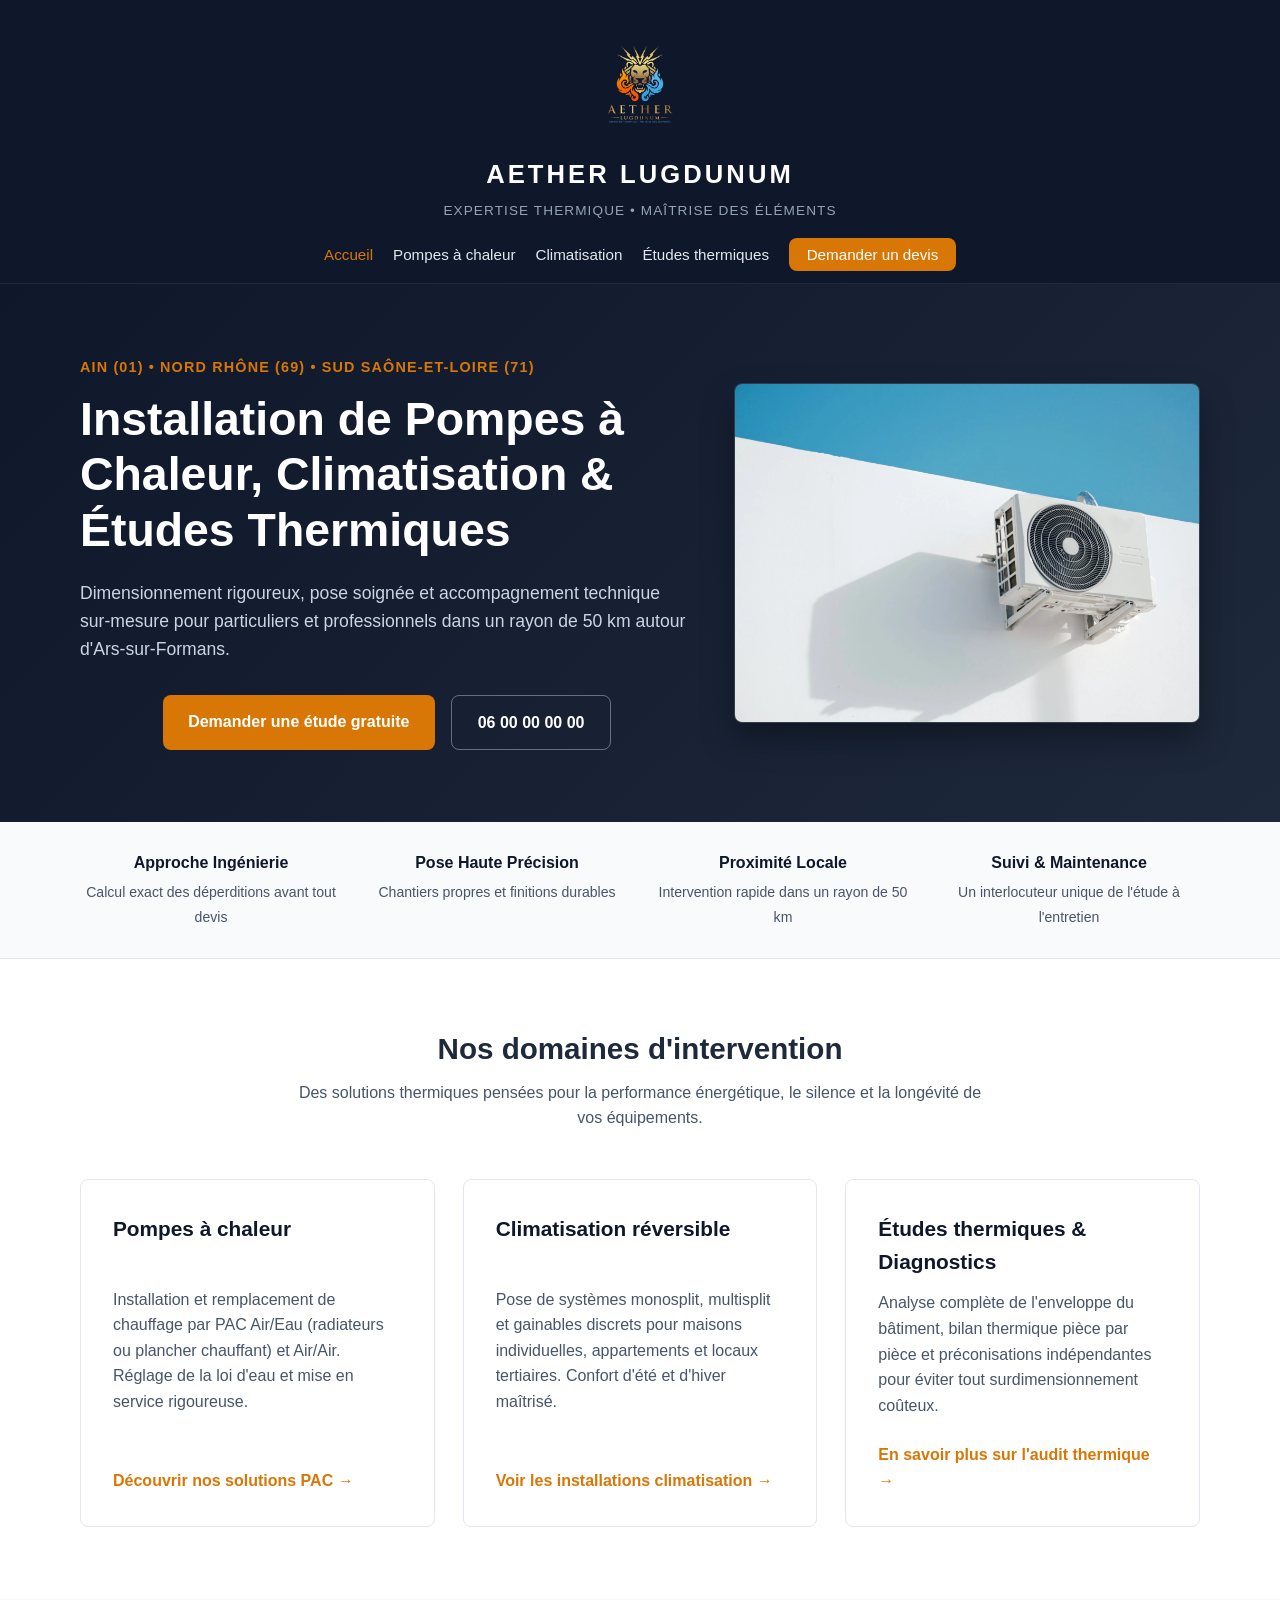
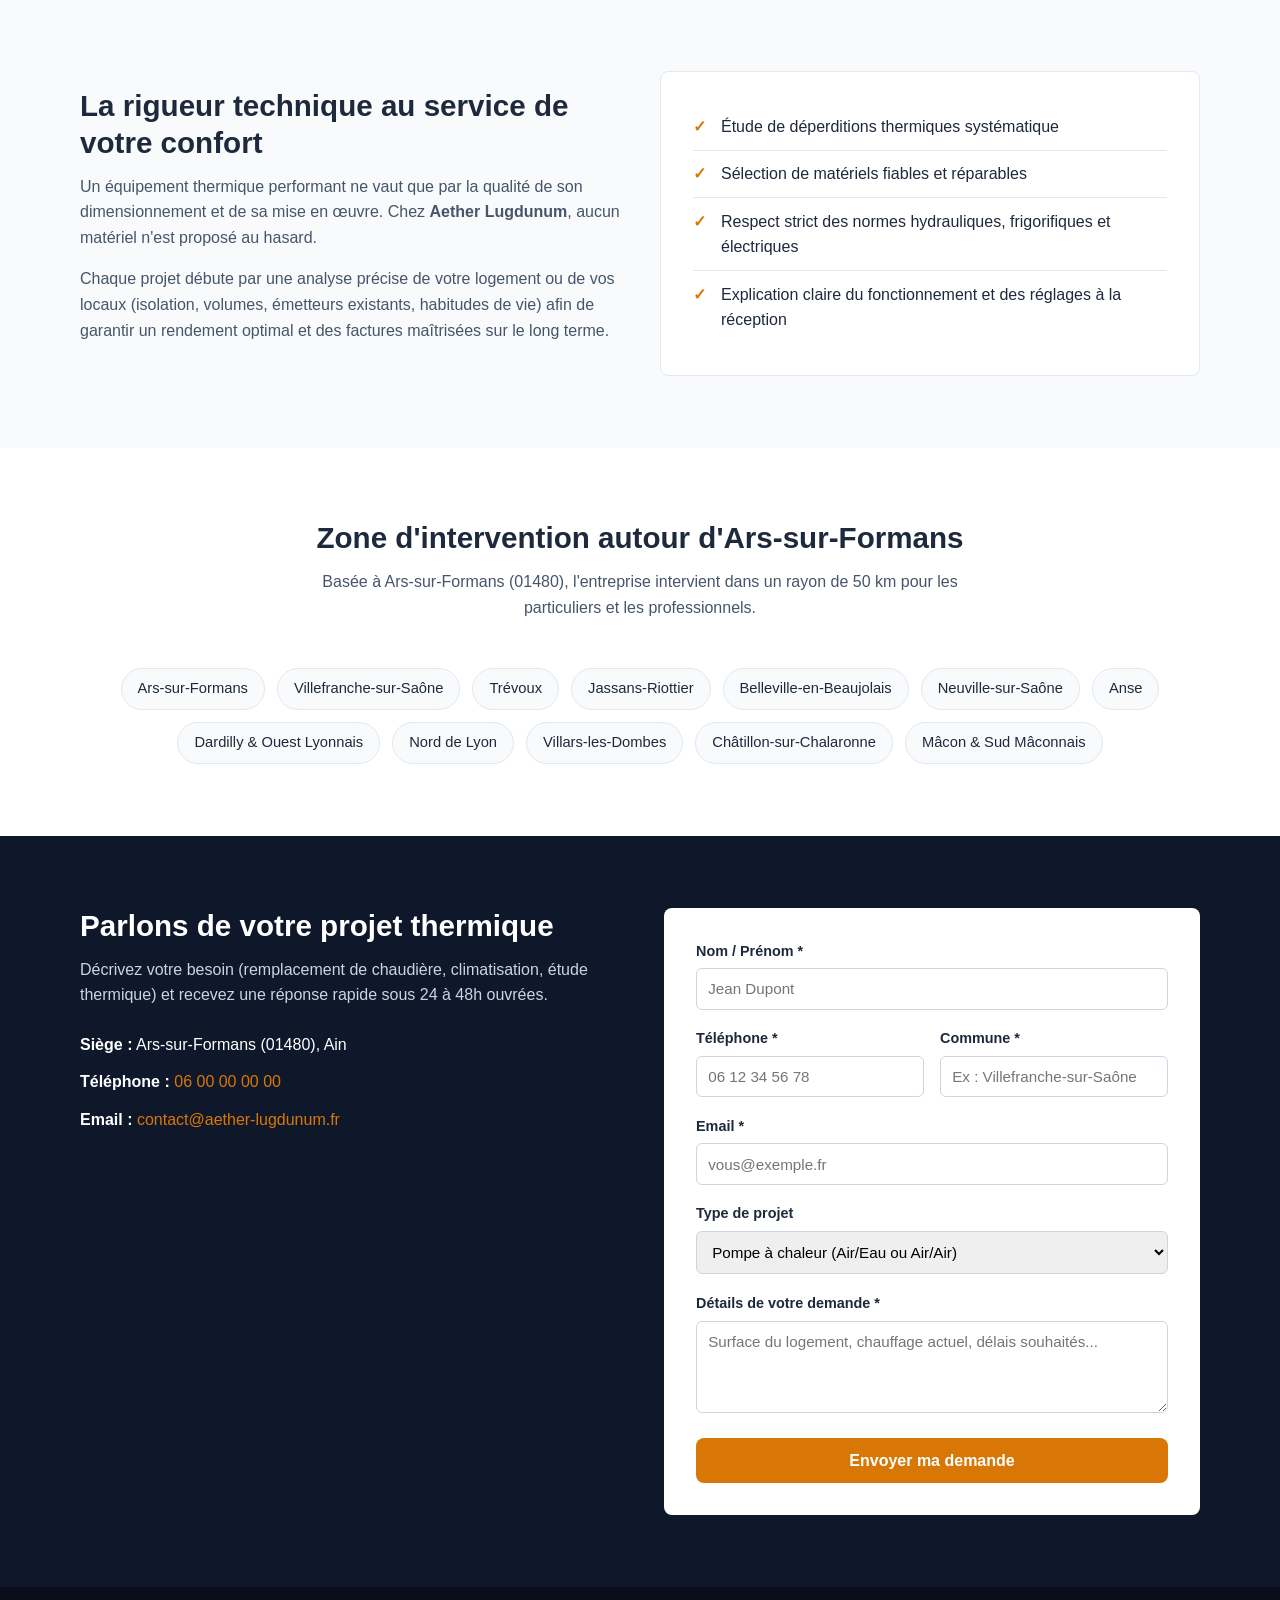
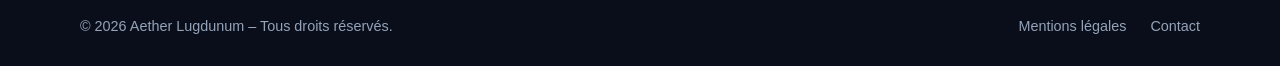
<file: index.html>
<!DOCTYPE html>
<html lang="fr">
<head>
    <meta charset="UTF-8">
    <meta name="viewport" content="width=device-width, initial-scale=1.0">
    
    <!-- SEO Essentiel -->
    <title>Aether Lugdunum | Pompe à Chaleur, Climatisation & Étude Thermique – Ain & Rhône</title>
    <meta name="description" content="Aether Lugdunum : installation et maintenance de pompes à chaleur, climatisation et études thermiques autour d'Ars-sur-Formans, Villefranche-sur-Saône, Trévoux et Nord Lyon.">
    <link rel="canonical" href="https://www.aether-lugdunum.fr/">
    
    <!-- Partage réseaux sociaux (Open Graph) -->
    <meta property="og:title" content="Aether Lugdunum – Expertise Thermique & Maîtrise des Éléments">
    <meta property="og:description" content="Installation de pompes à chaleur, climatisation et diagnostics thermiques sur-mesure dans l'Ain, le Beaujolais et le Nord de Lyon.">
    <meta property="og:type" content="website">
    <meta property="og:url" content="https://www.aether-lugdunum.fr/">

    <link rel="stylesheet" href="style.css">

    <!-- Données structurées SEO Local (JSON-LD) -->
    <script type="application/ld+json">
    {
      "@context": "https://schema.org",
      "@type": "HVACBusiness",
      "name": "Aether Lugdunum",
      "description": "Expertise thermique, installation et maintenance de pompes à chaleur et climatisation, études et diagnostics thermiques.",
      "url": "https://www.aether-lugdunum.fr",
      "telephone": "+33699754319",
      "email": "contact@aether-lugdunum.fr",
      "address": {
        "@type": "PostalAddress",
        "addressLocality": "Ars-sur-Formans",
        "postalCode": "01480",
        "addressRegion": "Auvergne-Rhône-Alpes",
        "addressCountry": "FR"
      },
      "areaServed": [
        "Ars-sur-Formans",
        "Villefranche-sur-Saône",
        "Trévoux",
        "Belleville-en-Beaujolais",
        "Neuville-sur-Saône",
        "Dardilly",
        "Mâcon",
        "Val de Saône",
        "Dombes",
        "Beaujolais"
      ],
      "priceRange": "€€"
    }
    </script>
</head>
<body>

    <!-- En-tête centré avec logo et navigation -->
    <header class="site-header">
        <div class="container header-inner">
            <a href="index.html" class="brand">
                <img src="images/logo.png" alt="Logo Aether Lugdunum" class="brand-logo" onerror="this.style.display='none'">
                <span class="brand-name">AETHER LUGDUNUM</span>
                <span class="brand-slogan">Expertise Thermique • Maîtrise des Éléments</span>
            </a>

            <nav class="main-nav" aria-label="Navigation principale">
                <ul>
                    <li><a href="index.html" class="active">Accueil</a></li>
                    <li><a href="pompe-a-chaleur.html">Pompes à chaleur</a></li>
                    <li><a href="climatisation.html">Climatisation</a></li>
                    <li><a href="etude-thermique.html">Études thermiques</a></li>
                    <li><a href="#contact" class="nav-cta">Demander un devis</a></li>
                </ul>
            </nav>
        </div>
    </header>

    <main>
        <!-- Section Hero avec Image -->
        <section class="hero">
            <div class="container hero-grid">
                <div class="hero-text">
                    <p class="hero-kicker">Ain (01) • Nord Rhône (69) • Sud Saône-et-Loire (71)</p>
                    <h1>Installation de Pompes à Chaleur, Climatisation &amp; Études Thermiques</h1>
                    <p class="hero-subtitle">
                        Dimensionnement rigoureux, pose soignée et accompagnement technique sur-mesure pour particuliers et professionnels dans un rayon de 50 km autour d'Ars-sur-Formans.
                    </p>
                    <div class="hero-actions">
                        <a href="#contact" class="btn btn-primary">Demander une étude gratuite</a>
                        <a href="tel:+33600000000" class="btn btn-secondary">06 00 00 00 00</a>
                    </div>
                </div>
                <div class="hero-media">
                    <img src="images/accueil-cvc.webp" alt="Installation de pompe à chaleur et génie climatique par Aether Lugdunum" class="hero-img">
                </div>
            </div>
        </section>

        <!-- Bandeau de réassurance -->
        <section class="trust-bar" aria-label="Nos engagements">
            <div class="container trust-grid">
                <div class="trust-item">
                    <strong>Approche Ingénierie</strong>
                    <span>Calcul exact des déperditions avant tout devis</span>
                </div>
                <div class="trust-item">
                    <strong>Pose Haute Précision</strong>
                    <span>Chantiers propres et finitions durables</span>
                </div>
                <div class="trust-item">
                    <strong>Proximité Locale</strong>
                    <span>Intervention rapide dans un rayon de 50 km</span>
                </div>
                <div class="trust-item">
                    <strong>Suivi &amp; Maintenance</strong>
                    <span>Un interlocuteur unique de l'étude à l'entretien</span>
                </div>
            </div>
        </section>

        <!-- Pôles d'expertise (Maillage interne SEO) -->
        <section class="section" id="services">
            <div class="container">
                <div class="section-header">
                    <h2>Nos domaines d'intervention</h2>
                    <p>Des solutions thermiques pensées pour la performance énergétique, le silence et la longévité de vos équipements.</p>
                </div>

                <div class="cards-grid">
                    <article class="card">
                        <h3>Pompes à chaleur</h3>
                        <p>Installation et remplacement de chauffage par PAC Air/Eau (radiateurs ou plancher chauffant) et Air/Air. Réglage de la loi d'eau et mise en service rigoureuse.</p>
                        <a href="pompe-a-chaleur.html" class="card-link">Découvrir nos solutions PAC &rarr;</a>
                    </article>

                    <article class="card">
                        <h3>Climatisation réversible</h3>
                        <p>Pose de systèmes monosplit, multisplit et gainables discrets pour maisons individuelles, appartements et locaux tertiaires. Confort d'été et d'hiver maîtrisé.</p>
                        <a href="climatisation.html" class="card-link">Voir les installations climatisation &rarr;</a>
                    </article>

                    <article class="card">
                        <h3>Études thermiques &amp; Diagnostics</h3>
                        <p>Analyse complète de l'enveloppe du bâtiment, bilan thermique pièce par pièce et préconisations indépendantes pour éviter tout surdimensionnement coûteux.</p>
                        <a href="etude-thermique.html" class="card-link">En savoir plus sur l'audit thermique &rarr;</a>
                    </article>
                </div>
            </div>
        </section>

        <!-- Approche / Différenciation -->
        <section class="section section-alt">
            <div class="container two-cols">
                <div>
                    <h2>La rigueur technique au service de votre confort</h2>
                    <p>
                        Un équipement thermique performant ne vaut que par la qualité de son dimensionnement et de sa mise en œuvre. Chez <strong>Aether Lugdunum</strong>, aucun matériel n'est proposé au hasard.
                    </p>
                    <p>
                        Chaque projet débute par une analyse précise de votre logement ou de vos locaux (isolation, volumes, émetteurs existants, habitudes de vie) afin de garantir un rendement optimal et des factures maîtrisées sur le long terme.
                    </p>
                </div>
                <ul class="check-list">
                    <li>Étude de déperditions thermiques systématique</li>
                    <li>Sélection de matériels fiables et réparables</li>
                    <li>Respect strict des normes hydrauliques, frigorifiques et électriques</li>
                    <li>Explication claire du fonctionnement et des réglages à la réception</li>
                </ul>
            </div>
        </section>

        <!-- Zone d'intervention (SEO Local) -->
        <section class="section" id="zone">
            <div class="container">
                <div class="section-header">
                    <h2>Zone d'intervention autour d'Ars-sur-Formans</h2>
                    <p>Basée à Ars-sur-Formans (01480), l'entreprise intervient dans un rayon de 50 km pour les particuliers et les professionnels.</p>
                </div>
                <div class="zones-list">
                    <span>Ars-sur-Formans</span>
                    <span>Villefranche-sur-Saône</span>
                    <span>Trévoux</span>
                    <span>Jassans-Riottier</span>
                    <span>Belleville-en-Beaujolais</span>
                    <span>Neuville-sur-Saône</span>
                    <span>Anse</span>
                    <span>Dardilly &amp; Ouest Lyonnais</span>
                    <span>Nord de Lyon</span>
                    <span>Villars-les-Dombes</span>
                    <span>Châtillon-sur-Chalaronne</span>
                    <span>Mâcon &amp; Sud Mâconnais</span>
                </div>
            </div>
        </section>

        <!-- Formulaire de contact (sans serveur via Web3Forms) -->
        <section class="section section-dark" id="contact">
            <div class="container contact-grid">
                <div>
                    <h2>Parlons de votre projet thermique</h2>
                    <p>Décrivez votre besoin (remplacement de chaudière, climatisation, étude thermique) et recevez une réponse rapide sous 24 à 48h ouvrées.</p>
                    <ul class="contact-details">
                        <li><strong>Siège :</strong> Ars-sur-Formans (01480), Ain</li>
                        <li><strong>Téléphone :</strong> <a href="tel:+33600000000">06 00 00 00 00</a></li>
                        <li><strong>Email :</strong> <a href="mailto:contact@aether-lugdunum.fr">contact@aether-lugdunum.fr</a></li>
                    </ul>
                </div>

                <!-- Remplacez VOTRE_CLE_WEB3FORMS par votre clé gratuite obtenue sur web3forms.com -->
                <form action="https://api.web3forms.com/submit" method="POST" class="contact-form">
                    <input type="hidden" name="access_key" value="VOTRE_CLE_WEB3FORMS">
                    <input type="hidden" name="subject" value="Nouvelle demande de contact - Aether Lugdunum">
                    <input type="checkbox" name="botcheck" style="display: none;">

                    <div class="form-group">
                        <label for="name">Nom / Prénom *</label>
                        <input type="text" id="name" name="name" required placeholder="Jean Dupont">
                    </div>

                    <div class="form-row">
                        <div class="form-group">
                            <label for="phone">Téléphone *</label>
                            <input type="tel" id="phone" name="phone" required placeholder="06 12 34 56 78">
                        </div>
                        <div class="form-group">
                            <label for="city">Commune *</label>
                            <input type="text" id="city" name="city" required placeholder="Ex : Villefranche-sur-Saône">
                        </div>
                    </div>

                    <div class="form-group">
                        <label for="email">Email *</label>
                        <input type="email" id="email" name="email" required placeholder="vous@exemple.fr">
                    </div>

                    <div class="form-group">
                        <label for="service">Type de projet</label>
                        <select id="service" name="service">
                            <option value="Pompe à chaleur">Pompe à chaleur (Air/Eau ou Air/Air)</option>
                            <option value="Climatisation">Climatisation réversible</option>
                            <option value="Étude thermique">Étude / Diagnostic thermique</option>
                            <option value="Entretien / Dépannage">Entretien ou dépannage</option>
                        </select>
                    </div>

                    <div class="form-group">
                        <label for="message">Détails de votre demande *</label>
                        <textarea id="message" name="message" rows="4" required placeholder="Surface du logement, chauffage actuel, délais souhaités..."></textarea>
                    </div>

                    <button type="submit" class="btn btn-primary btn-full">Envoyer ma demande</button>
                </form>
            </div>
        </section>
    </main>

    <footer class="site-footer">
        <div class="container footer-inner">
            <p>&copy; 2026 Aether Lugdunum – Tous droits réservés.</p>
            <nav class="footer-nav" aria-label="Liens légaux">
                <a href="mentions-legales.html">Mentions légales</a>
                <a href="#contact">Contact</a>
            </nav>
        </div>
    </footer>

</body>
</html>
</file>
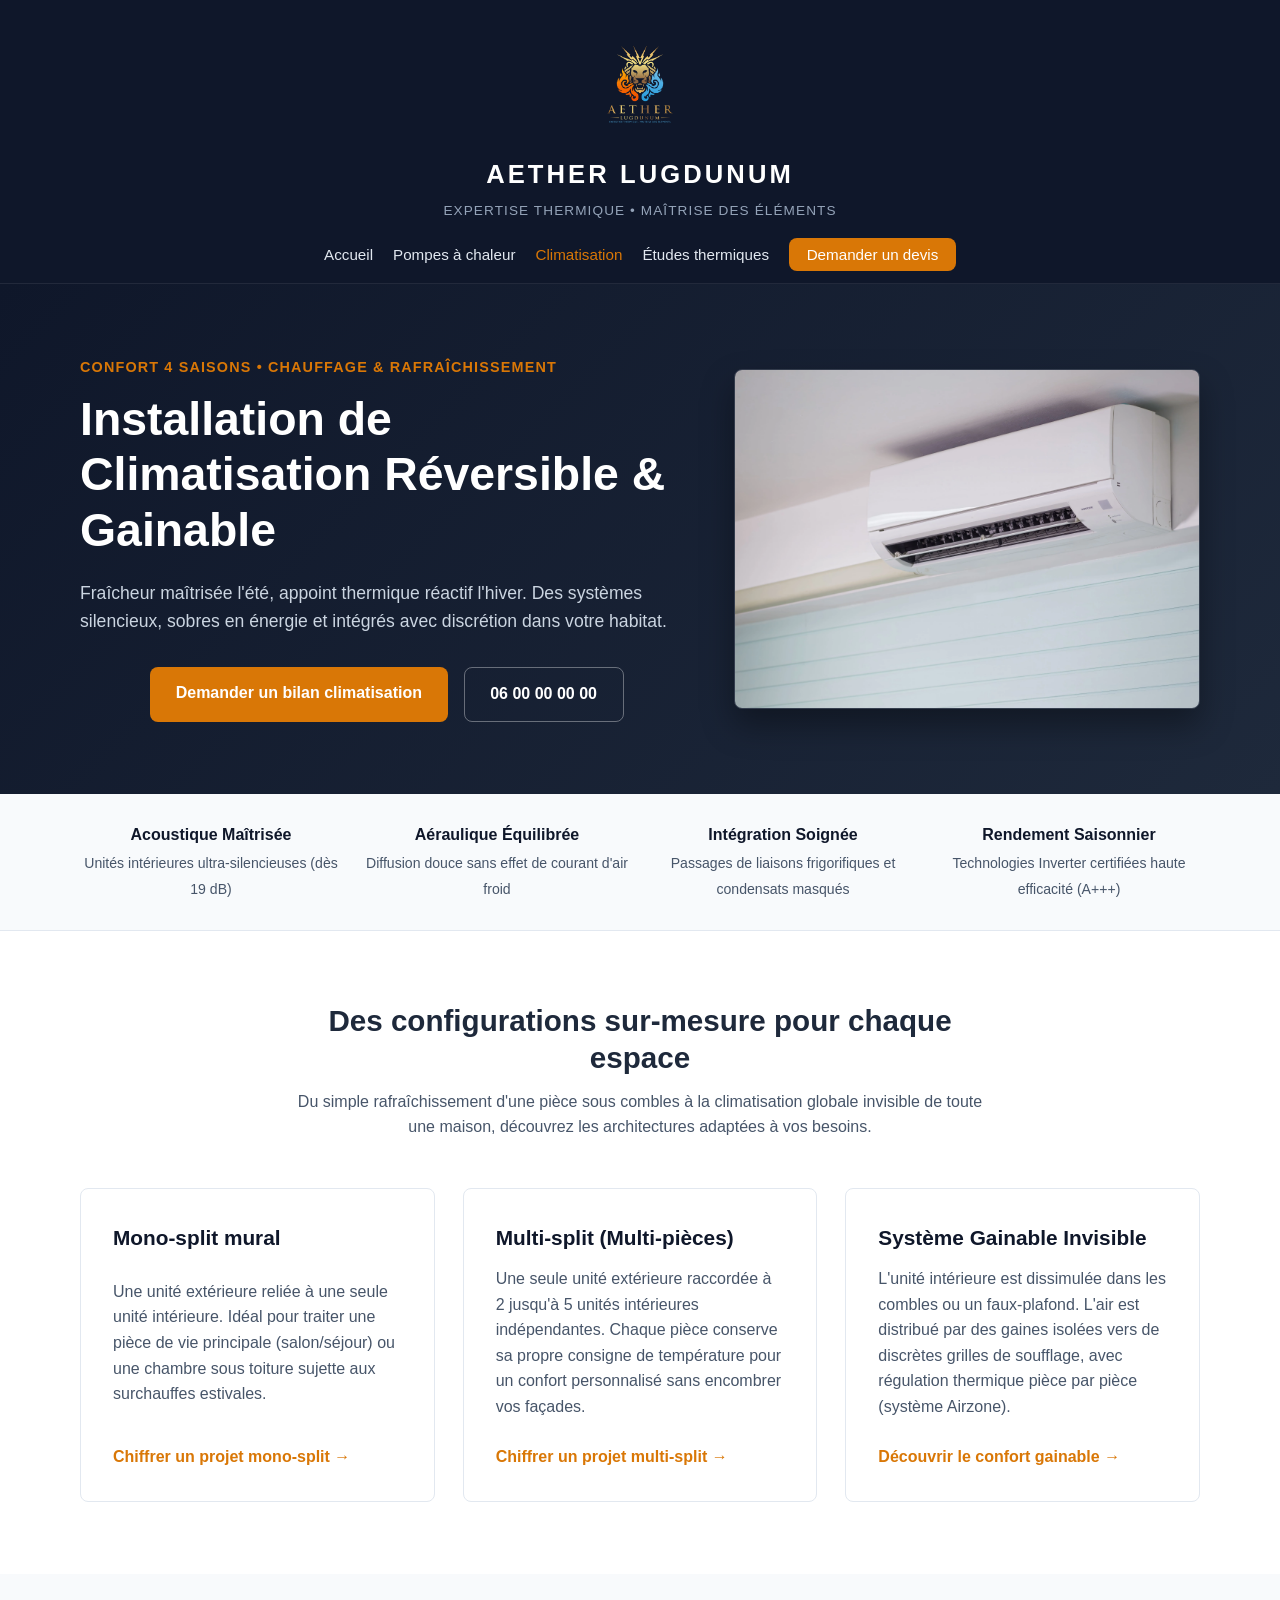
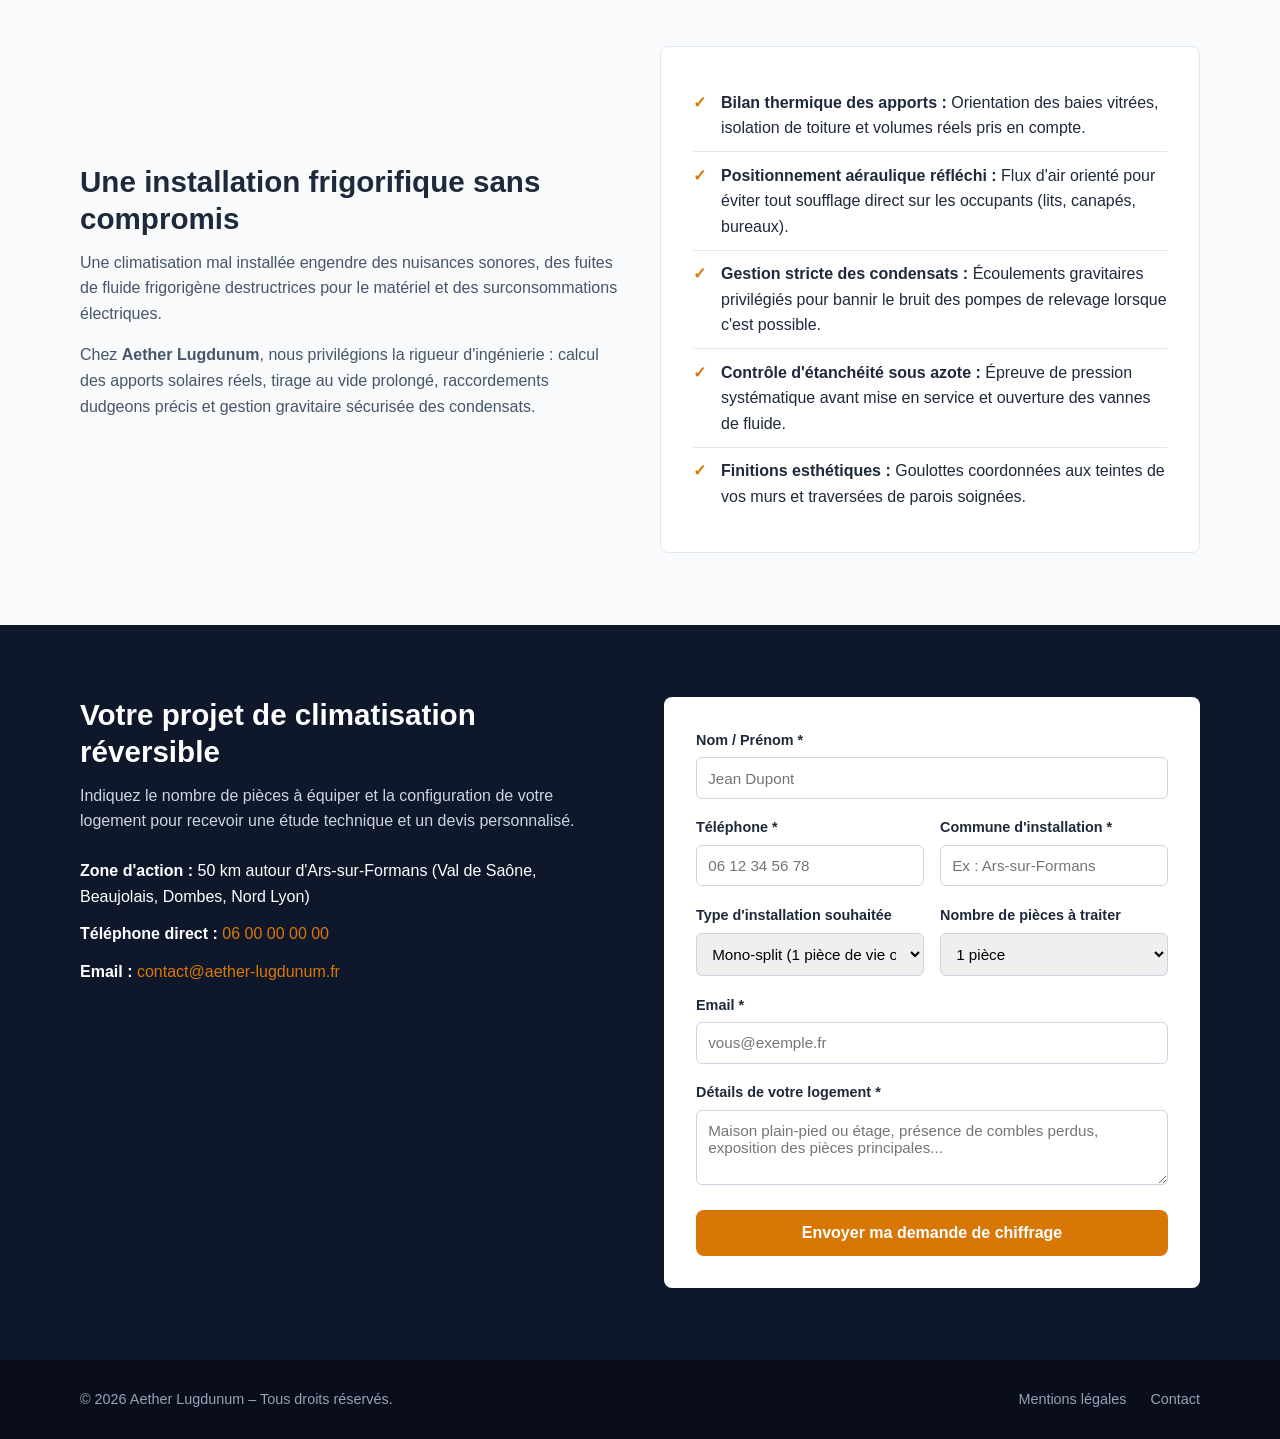
<file: climatisation.html>
<!DOCTYPE html>
<html lang="fr">
<head>
    <meta charset="UTF-8">
    <meta name="viewport" content="width=device-width, initial-scale=1.0">
    
    <!-- SEO Spécifique Climatisation -->
    <title>Installation Climatisation Réversible (Mono, Multi-split, Gainable) | Ain & Rhône – Aether Lugdunum</title>
    <meta name="description" content="Artisan frigoriste et climaticien : installation de climatisation réversible monosplit, multisplit et gainable invisible. Étude acoustique et aéraulique soignée autour de Villefranche-sur-Saône et Ars-sur-Formans.">
    <link rel="canonical" href="https://www.aether-lugdunum.fr/climatisation.html">
    
    <meta property="og:title" content="Installation Climatisation Réversible – Aether Lugdunum">
    <meta property="og:description" content="Solutions de climatisation réversible murales et gainables dans l'Ain (01), le Beaujolais (69) et le Mâconnais (71). Confort d'été et d'hiver sans bruit ni courant d'air.">
    <meta property="og:type" content="website">
    <meta property="og:url" content="https://www.aether-lugdunum.fr/climatisation.html">

    <link rel="stylesheet" href="style.css">

    <!-- Données structurées SEO Local & Service (JSON-LD) -->
    <script type="application/ld+json">
    {
      "@context": "https://schema.org",
      "@type": "Service",
      "serviceType": "Installation et dépannage de climatisation réversible",
      "provider": {
        "@type": "HVACBusiness",
        "name": "Aether Lugdunum",
        "telephone": "+33600000000",
        "address": {
          "@type": "PostalAddress",
          "addressLocality": "Ars-sur-Formans",
          "postalCode": "01480",
          "addressRegion": "Auvergne-Rhône-Alpes",
          "addressCountry": "FR"
        }
      },
      "areaServed": [
        "Ars-sur-Formans",
        "Villefranche-sur-Saône",
        "Trévoux",
        "Belleville-en-Beaujolais",
        "Neuville-sur-Saône",
        "Anse",
        "Dardilly",
        "Mâcon"
      ],
      "description": "Pose de systèmes de climatisation réversible mono-split, multi-split et gainable avec régulation pièce par pièce pour maisons individuelles, appartements et locaux tertiaires."
    }
    </script>
</head>
<body>

    <!-- En-tête centré -->
    <header class="site-header">
        <div class="container header-inner">
            <a href="index.html" class="brand">
                <img src="images/logo.png" alt="Logo Aether Lugdunum" class="brand-logo" onerror="this.style.display='none'">
                <span class="brand-name">AETHER LUGDUNUM</span>
                <span class="brand-slogan">Expertise Thermique • Maîtrise des Éléments</span>
            </a>

            <nav class="main-nav" aria-label="Navigation principale">
                <ul>
                    <li><a href="index.html">Accueil</a></li>
                    <li><a href="pompe-a-chaleur.html">Pompes à chaleur</a></li>
                    <li><a href="climatisation.html" class="active">Climatisation</a></li>
                    <li><a href="etude-thermique.html">Études thermiques</a></li>
                    <li><a href="index.html#contact" class="nav-cta">Demander un devis</a></li>
                </ul>
            </nav>
        </div>
    </header>

    <main>
        <!-- Hero Climatisation avec Image -->
        <section class="hero">
            <div class="container hero-grid">
                <div class="hero-text">
                    <p class="hero-kicker">Confort 4 Saisons • Chauffage &amp; Rafraîchissement</p>
                    <h1>Installation de Climatisation Réversible &amp; Gainable</h1>
                    <p class="hero-subtitle">
                        Fraîcheur maîtrisée l'été, appoint thermique réactif l'hiver. Des systèmes silencieux, sobres en énergie et intégrés avec discrétion dans votre habitat.
                    </p>
                    <div class="hero-actions">
                        <a href="#devis-clim" class="btn btn-primary">Demander un bilan climatisation</a>
                        <a href="tel:+33600000000" class="btn btn-secondary">06 00 00 00 00</a>
                    </div>
                </div>
                <div class="hero-media">
                    <img src="images/climatisation.webp" alt="Unité intérieure de climatisation réversible discrète pour maison individuelle" class="hero-img">
                </div>
            </div>
        </section>

        <!-- Bandeau technique -->
        <section class="trust-bar" aria-label="Engagements de pose climatisation">
            <div class="container trust-grid">
                <div class="trust-item">
                    <strong>Acoustique Maîtrisée</strong>
                    <span>Unités intérieures ultra-silencieuses (dès 19 dB)</span>
                </div>
                <div class="trust-item">
                    <strong>Aéraulique Équilibrée</strong>
                    <span>Diffusion douce sans effet de courant d'air froid</span>
                </div>
                <div class="trust-item">
                    <strong>Intégration Soignée</strong>
                    <span>Passages de liaisons frigorifiques et condensats masqués</span>
                </div>
                <div class="trust-item">
                    <strong>Rendement Saisonnier</strong>
                    <span>Technologies Inverter certifiées haute efficacité (A+++)</span>
                </div>
            </div>
        </section>

        <!-- Les différentes configurations -->
        <section class="section">
            <div class="container">
                <div class="section-header">
                    <h2>Des configurations sur-mesure pour chaque espace</h2>
                    <p>Du simple rafraîchissement d'une pièce sous combles à la climatisation globale invisible de toute une maison, découvrez les architectures adaptées à vos besoins.</p>
                </div>

                <div class="cards-grid">
                    <article class="card">
                        <h3>Mono-split mural</h3>
                        <p>Une unité extérieure reliée à une seule unité intérieure. Idéal pour traiter une pièce de vie principale (salon/séjour) ou une chambre sous toiture sujette aux surchauffes estivales.</p>
                        <a href="#devis-clim" class="card-link">Chiffrer un projet mono-split &rarr;</a>
                    </article>

                    <article class="card">
                        <h3>Multi-split (Multi-pièces)</h3>
                        <p>Une seule unité extérieure raccordée à 2 jusqu'à 5 unités intérieures indépendantes. Chaque pièce conserve sa propre consigne de température pour un confort personnalisé sans encombrer vos façades.</p>
                        <a href="#devis-clim" class="card-link">Chiffrer un projet multi-split &rarr;</a>
                    </article>

                    <article class="card">
                        <h3>Système Gainable Invisible</h3>
                        <p>L'unité intérieure est dissimulée dans les combles ou un faux-plafond. L'air est distribué par des gaines isolées vers de discrètes grilles de soufflage, avec régulation thermique pièce par pièce (système Airzone).</p>
                        <a href="#devis-clim" class="card-link">Découvrir le confort gainable &rarr;</a>
                    </article>
                </div>
            </div>
        </section>

        <!-- Rigueur d'installation -->
        <section class="section section-alt">
            <div class="container two-cols">
                <div>
                    <h2>Une installation frigorifique sans compromis</h2>
                    <p>
                        Une climatisation mal installée engendre des nuisances sonores, des fuites de fluide frigorigène destructrices pour le matériel et des surconsommations électriques.
                    </p>
                    <p>
                        Chez <strong>Aether Lugdunum</strong>, nous privilégions la rigueur d'ingénierie : calcul des apports solaires réels, tirage au vide prolongé, raccordements dudgeons précis et gestion gravitaire sécurisée des condensats.
                    </p>
                </div>
                <ul class="check-list">
                    <li><strong>Bilan thermique des apports :</strong> Orientation des baies vitrées, isolation de toiture et volumes réels pris en compte.</li>
                    <li><strong>Positionnement aéraulique réfléchi :</strong> Flux d'air orienté pour éviter tout soufflage direct sur les occupants (lits, canapés, bureaux).</li>
                    <li><strong>Gestion stricte des condensats :</strong> Écoulements gravitaires privilégiés pour bannir le bruit des pompes de relevage lorsque c'est possible.</li>
                    <li><strong>Contrôle d'étanchéité sous azote :</strong> Épreuve de pression systématique avant mise en service et ouverture des vannes de fluide.</li>
                    <li><strong>Finitions esthétiques :</strong> Goulottes coordonnées aux teintes de vos murs et traversées de parois soignées.</li>
                </ul>
            </div>
        </section>

        <!-- Formulaire de devis climatisation -->
        <section class="section section-dark" id="devis-clim">
            <div class="container contact-grid">
                <div>
                    <h2>Votre projet de climatisation réversible</h2>
                    <p>Indiquez le nombre de pièces à équiper et la configuration de votre logement pour recevoir une étude technique et un devis personnalisé.</p>
                    <ul class="contact-details">
                        <li><strong>Zone d'action :</strong> 50 km autour d'Ars-sur-Formans (Val de Saône, Beaujolais, Dombes, Nord Lyon)</li>
                        <li><strong>Téléphone direct :</strong> <a href="tel:+33600000000">06 00 00 00 00</a></li>
                        <li><strong>Email :</strong> <a href="mailto:contact@aether-lugdunum.fr">contact@aether-lugdunum.fr</a></li>
                    </ul>
                </div>

                <form action="https://api.web3forms.com/submit" method="POST" class="contact-form">
                    <input type="hidden" name="access_key" value="VOTRE_CLE_WEB3FORMS">
                    <input type="hidden" name="subject" value="Nouvelle demande Climatisation - Aether Lugdunum">
                    <input type="checkbox" name="botcheck" style="display: none;">

                    <div class="form-group">
                        <label for="name">Nom / Prénom *</label>
                        <input type="text" id="name" name="name" required placeholder="Jean Dupont">
                    </div>

                    <div class="form-row">
                        <div class="form-group">
                            <label for="phone">Téléphone *</label>
                            <input type="tel" id="phone" name="phone" required placeholder="06 12 34 56 78">
                        </div>
                        <div class="form-group">
                            <label for="city">Commune d'installation *</label>
                            <input type="text" id="city" name="city" required placeholder="Ex : Ars-sur-Formans">
                        </div>
                    </div>

                    <div class="form-row">
                        <div class="form-group">
                            <label for="system-type">Type d'installation souhaitée</label>
                            <select id="system-type" name="system-type">
                                <option value="Mono-split (1 pièce)">Mono-split (1 pièce de vie ou 1 chambre)</option>
                                <option value="Multi-split (plusieurs pièces)">Multi-split (chambres + salon)</option>
                                <option value="Système gainable (invisible)">Système gainable (combles / faux-plafond)</option>
                                <option value="À déterminer selon visite">À déterminer selon la visite technique</option>
                            </select>
                        </div>
                        <div class="form-group">
                            <label for="rooms-count">Nombre de pièces à traiter</label>
                            <select id="rooms-count" name="rooms-count">
                                <option value="1 pièce">1 pièce</option>
                                <option value="2 pièces">2 pièces</option>
                                <option value="3 pièces">3 pièces</option>
                                <option value="4 pièces ou plus">4 pièces ou plus</option>
                            </select>
                        </div>
                    </div>

                    <div class="form-group">
                        <label for="email">Email *</label>
                        <input type="email" id="email" name="email" required placeholder="vous@exemple.fr">
                    </div>

                    <div class="form-group">
                        <label for="message">Détails de votre logement *</label>
                        <textarea id="message" name="message" rows="3" required placeholder="Maison plain-pied ou étage, présence de combles perdus, exposition des pièces principales..."></textarea>
                    </div>

                    <button type="submit" class="btn btn-primary btn-full">Envoyer ma demande de chiffrage</button>
                </form>
            </div>
        </section>
    </main>

    <footer class="site-footer">
        <div class="container footer-inner">
            <p>&copy; 2026 Aether Lugdunum – Tous droits réservés.</p>
            <nav class="footer-nav" aria-label="Liens légaux">
                <a href="mentions-legales.html">Mentions légales</a>
                <a href="index.html#contact">Contact</a>
            </nav>
        </div>
    </footer>

</body>
</html>
</file>
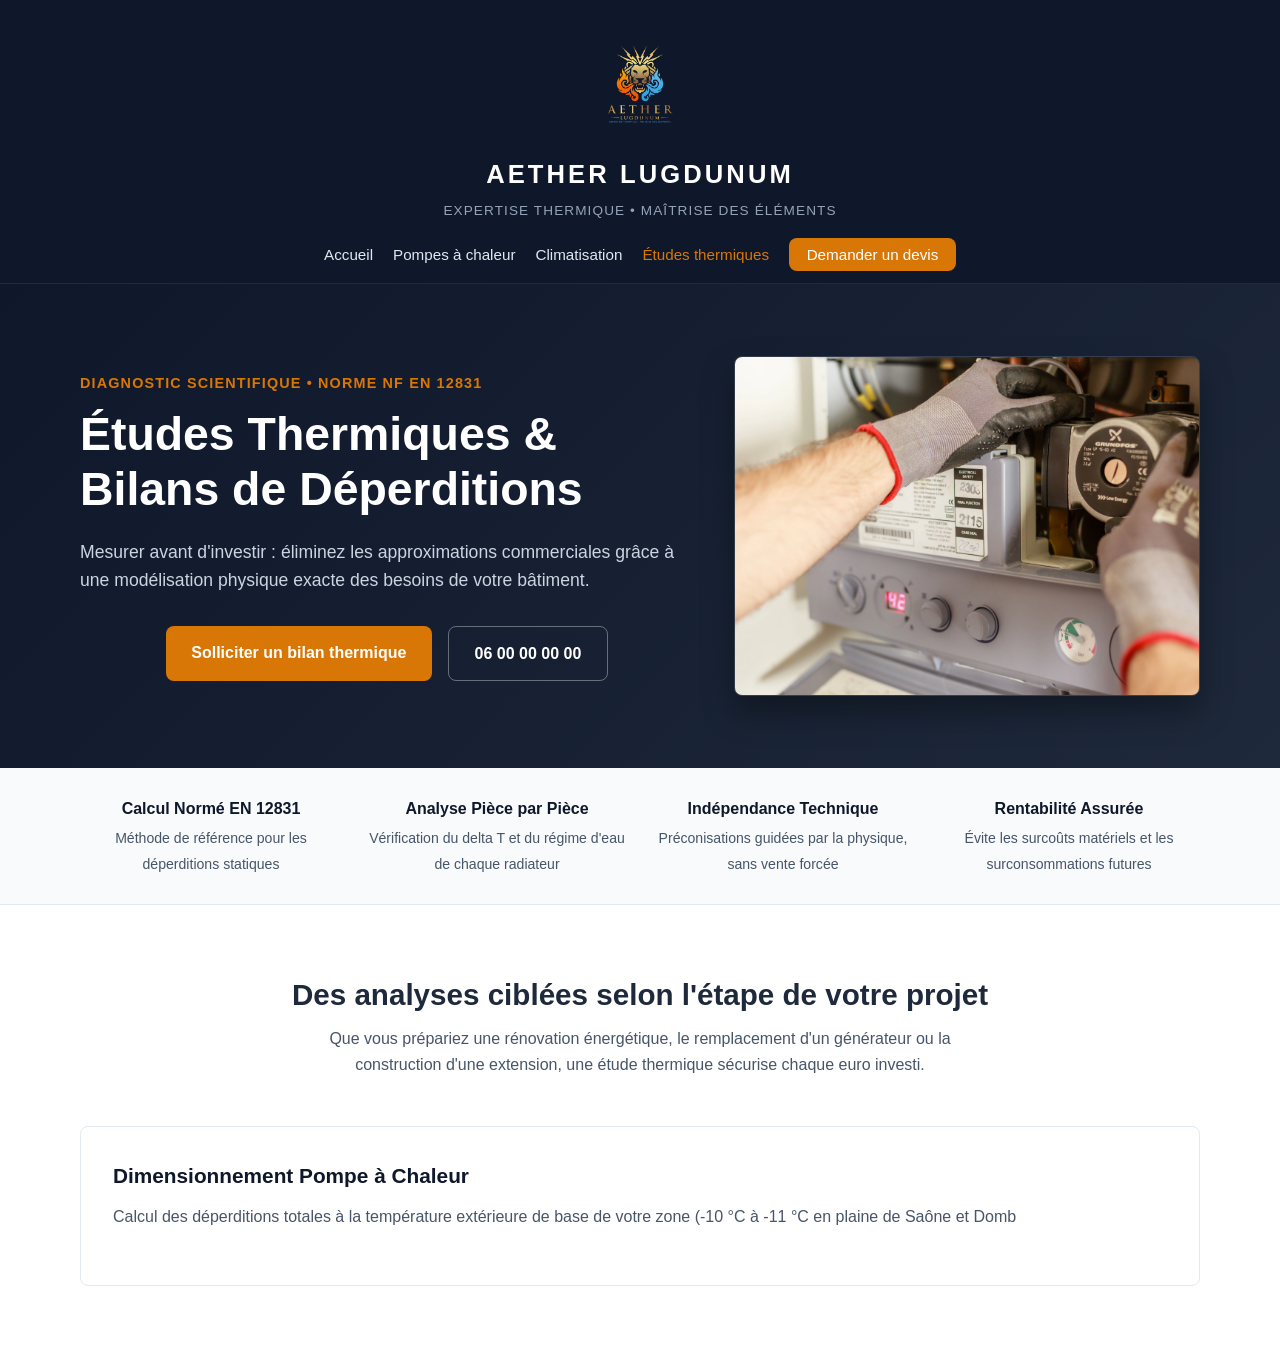
<file: etude-thermique.html>
<!DOCTYPE html>
<html lang="fr">
<head>
    <meta charset="UTF-8">
    <meta name="viewport" content="width=device-width, initial-scale=1.0">
    
    <!-- SEO Spécifique Étude Thermique -->
    <title>Étude Thermique &amp; Calcul de Déperditions | Ain &amp; Rhône – Aether Lugdunum</title>
    <meta name="description" content="Cabinet d'expertise thermique indépendant : calcul de déperditions pièce par pièce (norme NF EN 12831), dimensionnement de pompe à chaleur et optimisation du confort d'été autour de Villefranche-sur-Saône et Ars-sur-Formans.">
    <link rel="canonical" href="https://www.aether-lugdunum.fr/etude-thermique.html">
    
    <meta property="og:title" content="Étude Thermique &amp; Diagnostic de Performance – Aether Lugdunum">
    <meta property="og:description" content="Calcul rigoureux des déperditions et audit thermique pour particuliers et professionnels dans l'Ain (01), le Rhône (69) et la Saône-et-Loire (71).">
    <meta property="og:type" content="website">
    <meta property="og:url" content="https://www.aether-lugdunum.fr/etude-thermique.html">

    <link rel="stylesheet" href="style.css">

    <!-- Données structurées SEO Local & Service (JSON-LD) -->
    <script type="application/ld+json">
    {
      "@context": "https://schema.org",
      "@type": "Service",
      "serviceType": "Étude thermique et calcul de déperditions",
      "provider": {
        "@type": "HVACBusiness",
        "name": "Aether Lugdunum",
        "telephone": "+33600000000",
        "address": {
          "@type": "PostalAddress",
          "addressLocality": "Ars-sur-Formans",
          "postalCode": "01480",
          "addressRegion": "Auvergne-Rhône-Alpes",
          "addressCountry": "FR"
        }
      },
      "areaServed": [
        "Ars-sur-Formans",
        "Villefranche-sur-Saône",
        "Trévoux",
        "Belleville-en-Beaujolais",
        "Neuville-sur-Saône",
        "Dardilly",
        "Mâcon"
      ],
      "description": "Bilan thermique pièce par pièce, calcul normé des déperditions selon la norme NF EN 12831, préconisations d'émetteurs et dimensionnement précis des générateurs de chauffage."
    }
    </script>
</head>
<body>

    <!-- En-tête centré -->
    <header class="site-header">
        <div class="container header-inner">
            <a href="index.html" class="brand">
                <img src="images/logo.png" alt="Logo Aether Lugdunum" class="brand-logo" onerror="this.style.display='none'">
                <span class="brand-name">AETHER LUGDUNUM</span>
                <span class="brand-slogan">Expertise Thermique • Maîtrise des Éléments</span>
            </a>

            <nav class="main-nav" aria-label="Navigation principale">
                <ul>
                    <li><a href="index.html">Accueil</a></li>
                    <li><a href="pompe-a-chaleur.html">Pompes à chaleur</a></li>
                    <li><a href="climatisation.html">Climatisation</a></li>
                    <li><a href="etude-thermique.html" class="active">Études thermiques</a></li>
                    <li><a href="index.html#contact" class="nav-cta">Demander un devis</a></li>
                </ul>
            </nav>
        </div>
    </header>

    <main>
        <!-- Hero Étude Thermique avec Image -->
        <section class="hero">
            <div class="container hero-grid">
                <div class="hero-text">
                    <p class="hero-kicker">Diagnostic Scientifique • Norme NF EN 12831</p>
                    <h1>Études Thermiques &amp; Bilans de Déperditions</h1>
                    <p class="hero-subtitle">
                        Mesurer avant d'investir : éliminez les approximations commerciales grâce à une modélisation physique exacte des besoins de votre bâtiment.
                    </p>
                    <div class="hero-actions">
                        <a href="#devis-etude" class="btn btn-primary">Solliciter un bilan thermique</a>
                        <a href="tel:+33600000000" class="btn btn-secondary">06 00 00 00 00</a>
                    </div>
                </div>
                <div class="hero-media">
                    <img src="images/etude-thermique.webp" alt="Audit thermique et mesure des déperditions par caméra infrarouge" class="hero-img">
                </div>
            </div>
        </section>

        <!-- Bandeau technique -->
        <section class="trust-bar" aria-label="Engagements méthodologiques">
            <div class="container trust-grid">
                <div class="trust-item">
                    <strong>Calcul Normé EN 12831</strong>
                    <span>Méthode de référence pour les déperditions statiques</span>
                </div>
                <div class="trust-item">
                    <strong>Analyse Pièce par Pièce</strong>
                    <span>Vérification du delta T et du régime d'eau de chaque radiateur</span>
                </div>
                <div class="trust-item">
                    <strong>Indépendance Technique</strong>
                    <span>Préconisations guidées par la physique, sans vente forcée</span>
                </div>
                <div class="trust-item">
                    <strong>Rentabilité Assurée</strong>
                    <span>Évite les surcoûts matériels et les surconsommations futures</span>
                </div>
            </div>
        </section>

        <!-- Prestations d'études -->
        <section class="section">
            <div class="container">
                <div class="section-header">
                    <h2>Des analyses ciblées selon l'étape de votre projet</h2>
                    <p>Que vous prépariez une rénovation énergétique, le remplacement d'un générateur ou la construction d'une extension, une étude thermique sécurise chaque euro investi.</p>
                </div>

                <div class="cards-grid">
                    <article class="card">
                        <h3>Dimensionnement Pompe à Chaleur</h3>
                        <p>Calcul des déperditions totales à la température extérieure de base de votre zone (-10 °C à -11 °C en plaine de Saône et Domb
</file>
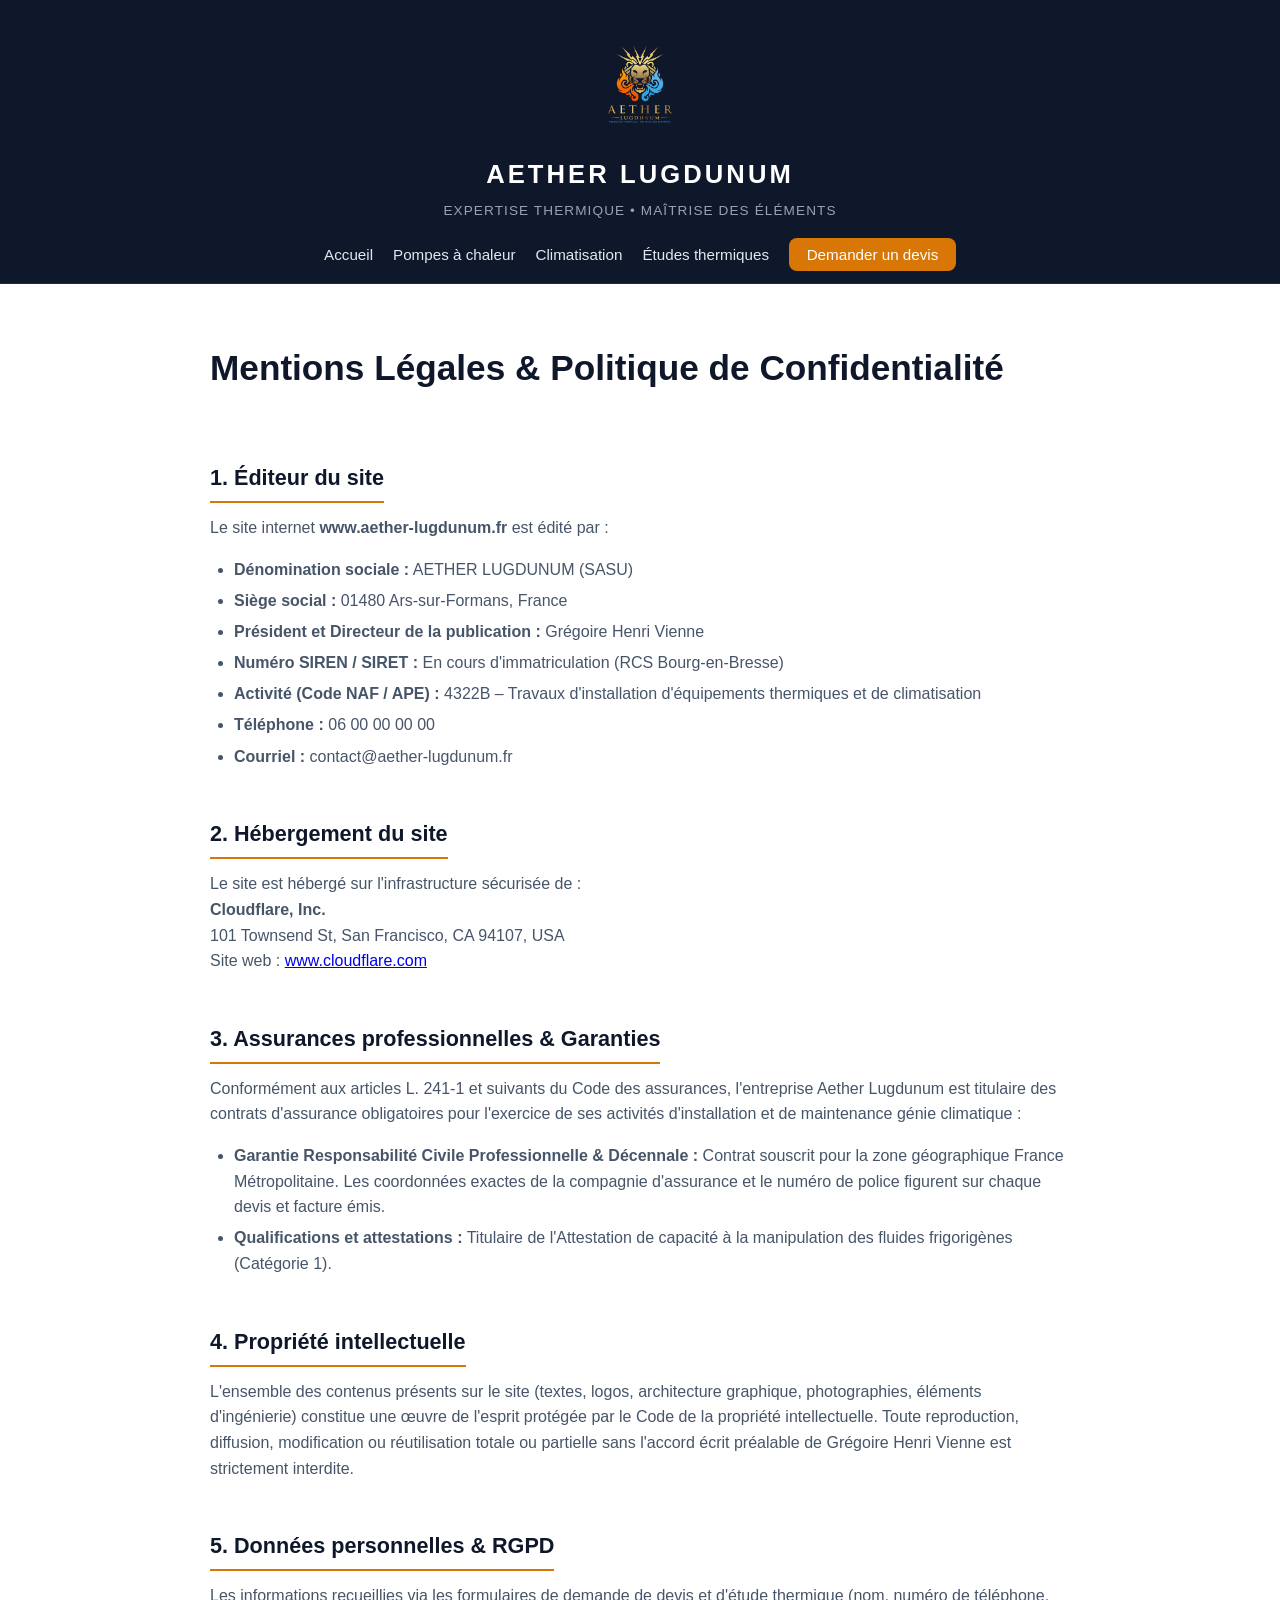
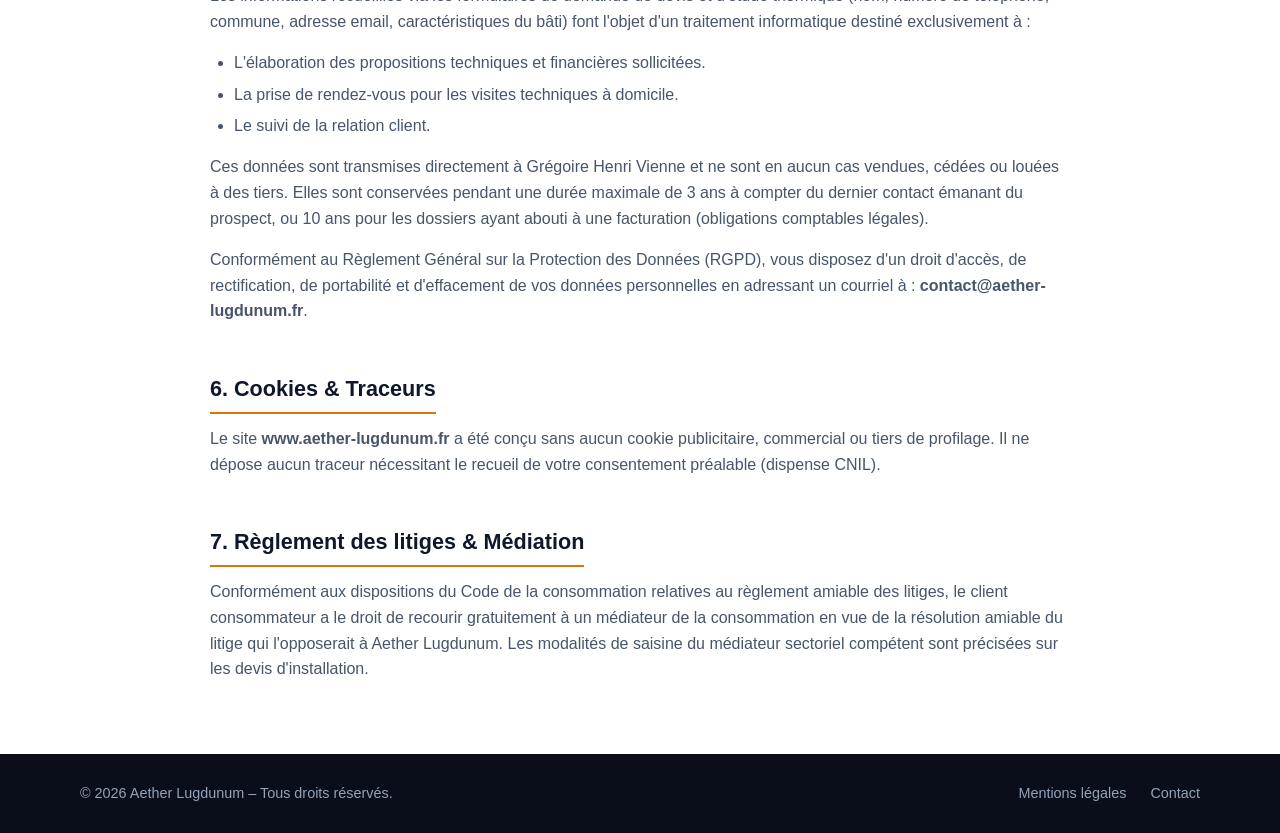
<file: mentions-legales.html>
<!DOCTYPE html>
<html lang="fr">
<head>
    <meta charset="UTF-8">
    <meta name="viewport" content="width=device-width, initial-scale=1.0">
    <title>Mentions Légales &amp; Confidentialité | Aether Lugdunum</title>
    <meta name="robots" content="noindex, follow">
    <link rel="canonical" href="https://www.aether-lugdunum.fr/mentions-legales.html">
    <link rel="stylesheet" href="style.css">
    <style>
        .legal-content {
            padding: 3.5rem 0;
            max-width: 860px;
            margin: 0 auto;
        }
        .legal-content h1 {
            font-size: 2.2rem;
            margin-bottom: 2rem;
            color: var(--bg-dark);
        }
        .legal-content h2 {
            font-size: 1.35rem;
            margin: 2rem 0 0.75rem;
            color: var(--bg-dark);
            border-bottom: 2px solid var(--accent);
            padding-bottom: 0.35rem;
            display: inline-block;
        }
        .legal-content p, .legal-content ul {
            margin-bottom: 1rem;
            color: var(--text-muted);
        }
        .legal-content ul {
            padding-left: 1.5rem;
        }
        .legal-content li {
            margin-bottom: 0.35rem;
        }
    </style>
</head>
<body>

    <!-- En-tête centré -->
    <header class="site-header">
        <div class="container header-inner">
            <a href="index.html" class="brand">
                <img src="images/logo.png" alt="Logo Aether Lugdunum" class="brand-logo" onerror="this.style.display='none'">
                <span class="brand-name">AETHER LUGDUNUM</span>
                <span class="brand-slogan">Expertise Thermique • Maîtrise des Éléments</span>
            </a>

            <nav class="main-nav" aria-label="Navigation principale">
                <ul>
                    <li><a href="index.html">Accueil</a></li>
                    <li><a href="pompe-a-chaleur.html">Pompes à chaleur</a></li>
                    <li><a href="climatisation.html">Climatisation</a></li>
                    <li><a href="etude-thermique.html">Études thermiques</a></li>
                    <li><a href="index.html#contact" class="nav-cta">Demander un devis</a></li>
                </ul>
            </nav>
        </div>
    </header>

    <main class="container legal-content">
        <h1>Mentions Légales &amp; Politique de Confidentialité</h1>

        <h2>1. Éditeur du site</h2>
        <p>Le site internet <strong>www.aether-lugdunum.fr</strong> est édité par :</p>
        <ul>
            <li><strong>Dénomination sociale :</strong> AETHER LUGDUNUM (SASU)</li>
            <li><strong>Siège social :</strong> 01480 Ars-sur-Formans, France</li>
            <li><strong>Président et Directeur de la publication :</strong> Grégoire Henri Vienne</li>
            <li><strong>Numéro SIREN / SIRET :</strong> En cours d'immatriculation (RCS Bourg-en-Bresse)</li>
            <li><strong>Activité (Code NAF / APE) :</strong> 4322B – Travaux d'installation d'équipements thermiques et de climatisation</li>
            <li><strong>Téléphone :</strong> 06 00 00 00 00</li>
            <li><strong>Courriel :</strong> contact@aether-lugdunum.fr</li>
        </ul>

        <h2>2. Hébergement du site</h2>
        <p>
            Le site est hébergé sur l'infrastructure sécurisée de :<br>
            <strong>Cloudflare, Inc.</strong><br>
            101 Townsend St, San Francisco, CA 94107, USA<br>
            Site web : <a href="https://www.cloudflare.com" target="_blank" rel="noopener">www.cloudflare.com</a>
        </p>

        <h2>3. Assurances professionnelles &amp; Garanties</h2>
        <p>
            Conformément aux articles L. 241-1 et suivants du Code des assurances, l'entreprise Aether Lugdunum est titulaire des contrats d'assurance obligatoires pour l'exercice de ses activités d'installation et de maintenance génie climatique :
        </p>
        <ul>
            <li><strong>Garantie Responsabilité Civile Professionnelle &amp; Décennale :</strong> Contrat souscrit pour la zone géographique France Métropolitaine. Les coordonnées exactes de la compagnie d'assurance et le numéro de police figurent sur chaque devis et facture émis.</li>
            <li><strong>Qualifications et attestations :</strong> Titulaire de l'Attestation de capacité à la manipulation des fluides frigorigènes (Catégorie 1).</li>
        </ul>

        <h2>4. Propriété intellectuelle</h2>
        <p>
            L'ensemble des contenus présents sur le site (textes, logos, architecture graphique, photographies, éléments d'ingénierie) constitue une œuvre de l'esprit protégée par le Code de la propriété intellectuelle. Toute reproduction, diffusion, modification ou réutilisation totale ou partielle sans l'accord écrit préalable de Grégoire Henri Vienne est strictement interdite.
        </p>

        <h2>5. Données personnelles &amp; RGPD</h2>
        <p>
            Les informations recueillies via les formulaires de demande de devis et d'étude thermique (nom, numéro de téléphone, commune, adresse email, caractéristiques du bâti) font l'objet d'un traitement informatique destiné exclusivement à :
        </p>
        <ul>
            <li>L'élaboration des propositions techniques et financières sollicitées.</li>
            <li>La prise de rendez-vous pour les visites techniques à domicile.</li>
            <li>Le suivi de la relation client.</li>
        </ul>
        <p>
            Ces données sont transmises directement à Grégoire Henri Vienne et ne sont en aucun cas vendues, cédées ou louées à des tiers. Elles sont conservées pendant une durée maximale de 3 ans à compter du dernier contact émanant du prospect, ou 10 ans pour les dossiers ayant abouti à une facturation (obligations comptables légales).
        </p>
        <p>
            Conformément au Règlement Général sur la Protection des Données (RGPD), vous disposez d'un droit d'accès, de rectification, de portabilité et d'effacement de vos données personnelles en adressant un courriel à : <strong>contact@aether-lugdunum.fr</strong>.
        </p>

        <h2>6. Cookies &amp; Traceurs</h2>
        <p>
            Le site <strong>www.aether-lugdunum.fr</strong> a été conçu sans aucun cookie publicitaire, commercial ou tiers de profilage. Il ne dépose aucun traceur nécessitant le recueil de votre consentement préalable (dispense CNIL).
        </p>

        <h2>7. Règlement des litiges &amp; Médiation</h2>
        <p>
            Conformément aux dispositions du Code de la consommation relatives au règlement amiable des litiges, le client consommateur a le droit de recourir gratuitement à un médiateur de la consommation en vue de la résolution amiable du litige qui l'opposerait à Aether Lugdunum. Les modalités de saisine du médiateur sectoriel compétent sont précisées sur les devis d'installation.
        </p>
    </main>

    <footer class="site-footer">
        <div class="container footer-inner">
            <p>&copy; 2026 Aether Lugdunum – Tous droits réservés.</p>
            <nav class="footer-nav" aria-label="Liens légaux">
                <a href="mentions-legales.html">Mentions légales</a>
                <a href="index.html#contact">Contact</a>
            </nav>
        </div>
    </footer>

</body>
</html>
</file>
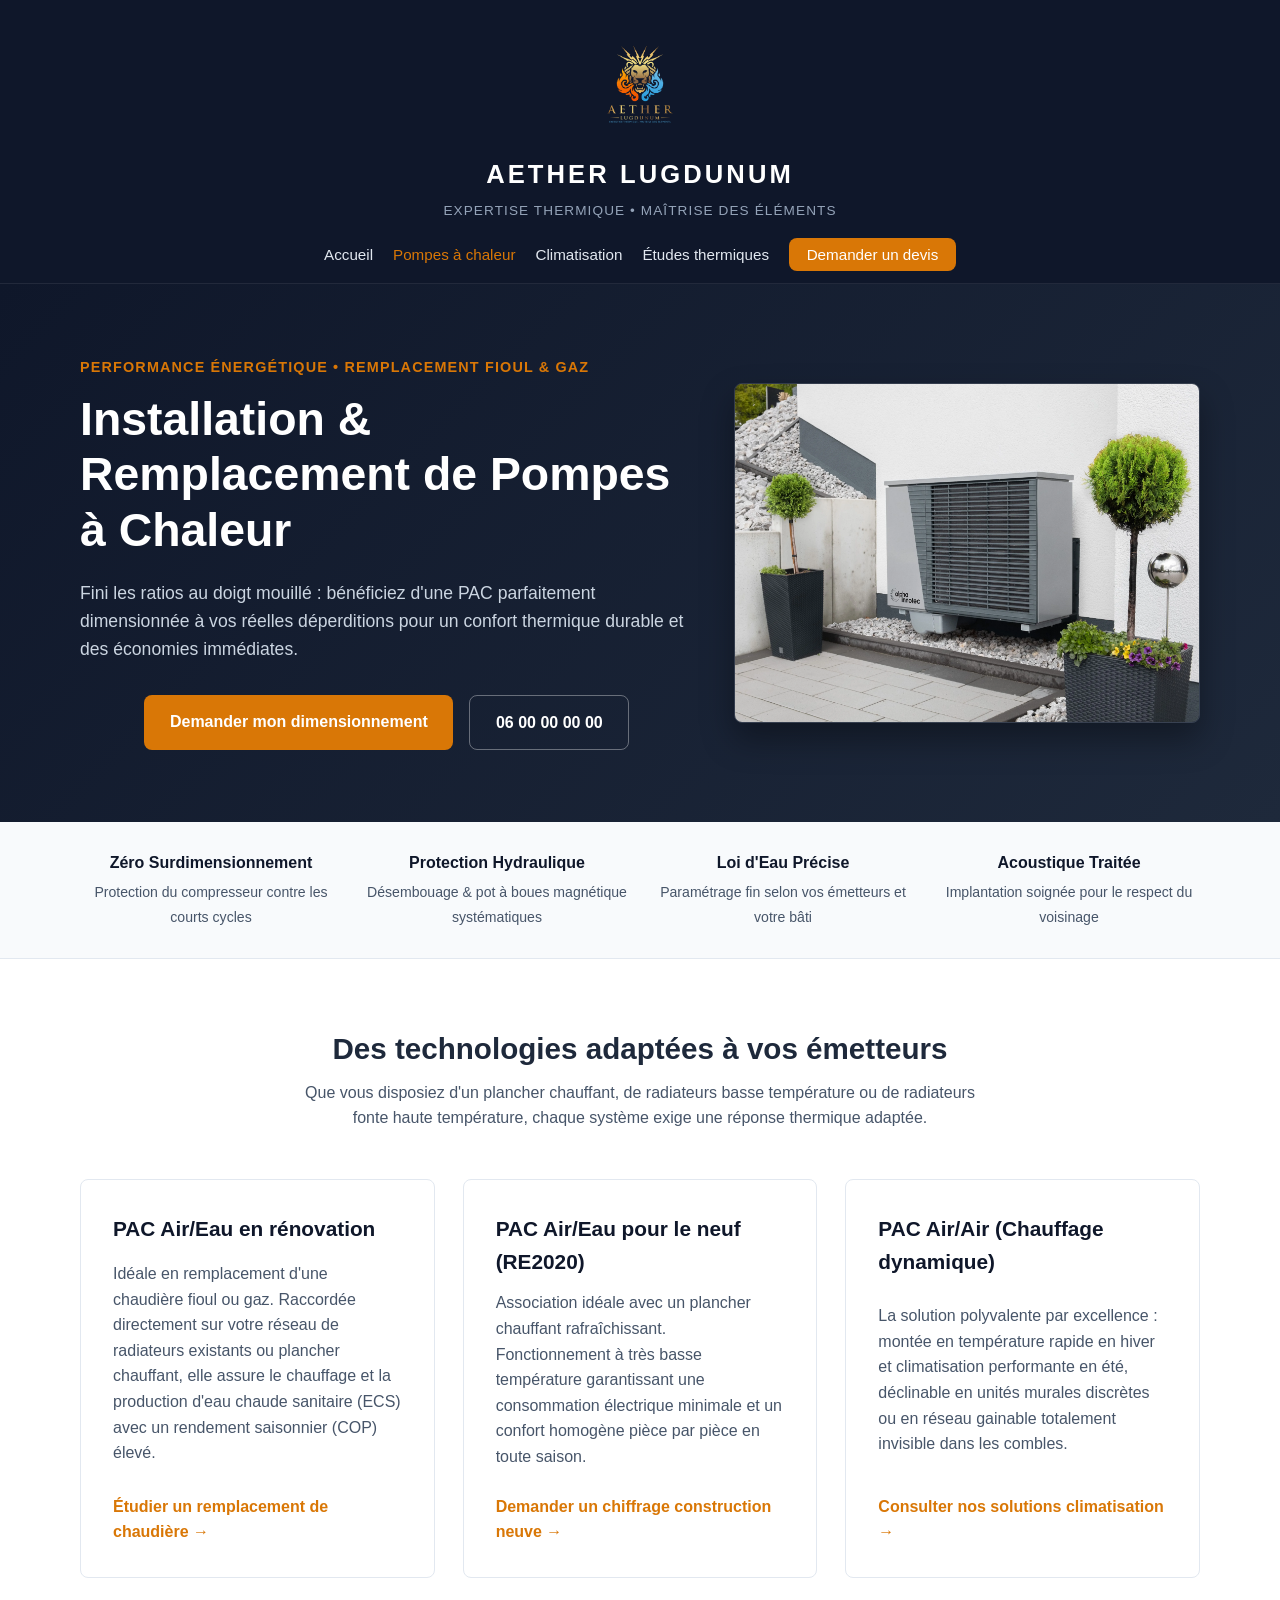
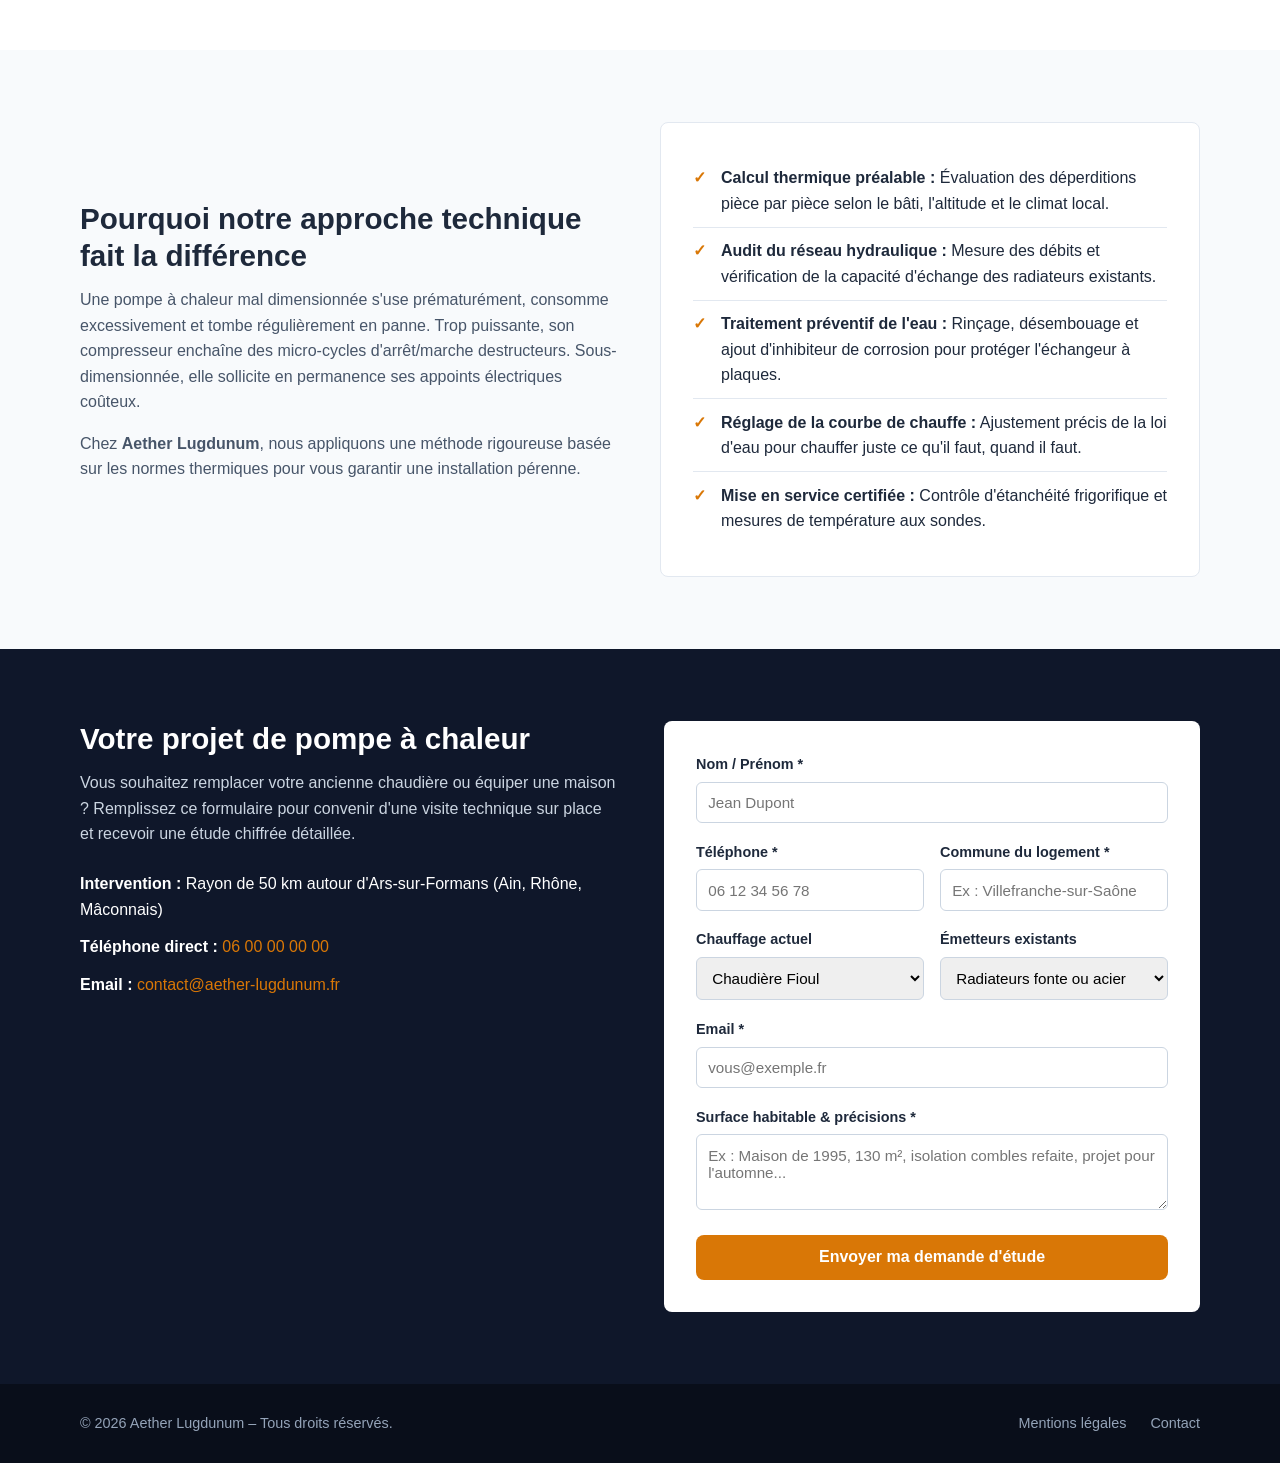
<file: pompe-a-chaleur.html>
<!DOCTYPE html>
<html lang="fr">
<head>
    <meta charset="UTF-8">
    <meta name="viewport" content="width=device-width, initial-scale=1.0">
    
    <!-- SEO Spécifique Pompe à Chaleur -->
    <title>Installation Pompe à Chaleur (Air/Eau & Air/Air) | Ain & Rhône – Aether Lugdunum</title>
    <meta name="description" content="Artisan chauffagiste spécialisé en pose et remplacement de pompes à chaleur Air/Eau et Air/Air. Dimensionnement rigoureux, désembouage et mise en service soignée autour de Villefranche-sur-Saône et Ars-sur-Formans.">
    <link rel="canonical" href="https://www.aether-lugdunum.fr/pompe-a-chaleur.html">
    
    <meta property="og:title" content="Installation Pompe à Chaleur – Aether Lugdunum">
    <meta property="og:description" content="Spécialiste de la pompe à chaleur Air/Eau et Air/Air dans l'Ain (01), le Rhône (69) et la Saône-et-Loire (71). Étude thermique préalable systématique.">
    <meta property="og:type" content="website">
    <meta property="og:url" content="https://www.aether-lugdunum.fr/pompe-a-chaleur.html">

    <link rel="stylesheet" href="style.css">

    <!-- Données structurées SEO Local & Service (JSON-LD) -->
    <script type="application/ld+json">
    {
      "@context": "https://schema.org",
      "@type": "Service",
      "serviceType": "Installation et remplacement de pompes à chaleur",
      "provider": {
        "@type": "HVACBusiness",
        "name": "Aether Lugdunum",
        "telephone": "+33600000000",
        "address": {
          "@type": "PostalAddress",
          "addressLocality": "Ars-sur-Formans",
          "postalCode": "01480",
          "addressRegion": "Auvergne-Rhône-Alpes",
          "addressCountry": "FR"
        }
      },
      "areaServed": [
        "Ars-sur-Formans",
        "Villefranche-sur-Saône",
        "Trévoux",
        "Belleville-en-Beaujolais",
        "Neuville-sur-Saône",
        "Val de Saône",
        "Mâcon"
      ],
      "description": "Pose de pompes à chaleur Air/Eau et Air/Air, remplacement de chaudières fioul et gaz, désembouage et réglage de loi d'eau sur-mesure."
    }
    </script>
</head>
<body>

    <!-- En-tête centré -->
    <header class="site-header">
        <div class="container header-inner">
            <a href="index.html" class="brand">
                <img src="images/logo.png" alt="Logo Aether Lugdunum" class="brand-logo" onerror="this.style.display='none'">
                <span class="brand-name">AETHER LUGDUNUM</span>
                <span class="brand-slogan">Expertise Thermique • Maîtrise des Éléments</span>
            </a>

            <nav class="main-nav" aria-label="Navigation principale">
                <ul>
                    <li><a href="index.html">Accueil</a></li>
                    <li><a href="pompe-a-chaleur.html" class="active">Pompes à chaleur</a></li>
                    <li><a href="climatisation.html">Climatisation</a></li>
                    <li><a href="etude-thermique.html">Études thermiques</a></li>
                    <li><a href="index.html#contact" class="nav-cta">Demander un devis</a></li>
                </ul>
            </nav>
        </div>
    </header>

    <main>
        <!-- Hero PAC avec Image -->
        <section class="hero">
            <div class="container hero-grid">
                <div class="hero-text">
                    <p class="hero-kicker">Performance Énergétique • Remplacement Fioul &amp; Gaz</p>
                    <h1>Installation &amp; Remplacement de Pompes à Chaleur</h1>
                    <p class="hero-subtitle">
                        Fini les ratios au doigt mouillé : bénéficiez d'une PAC parfaitement dimensionnée à vos réelles déperditions pour un confort thermique durable et des économies immédiates.
                    </p>
                    <div class="hero-actions">
                        <a href="#devis-pac" class="btn btn-primary">Demander mon dimensionnement</a>
                        <a href="tel:+33600000000" class="btn btn-secondary">06 00 00 00 00</a>
                    </div>
                </div>
                <div class="hero-media">
                    <img src="images/pompe-a-chaleur.webp" alt="Groupe extérieur de pompe à chaleur Air-Eau installé sur socle antivibratile" class="hero-img">
                </div>
            </div>
        </section>

        <!-- Bandeau technique -->
        <section class="trust-bar" aria-label="Nos critères d'installation">
            <div class="container trust-grid">
                <div class="trust-item">
                    <strong>Zéro Surdimensionnement</strong>
                    <span>Protection du compresseur contre les courts cycles</span>
                </div>
                <div class="trust-item">
                    <strong>Protection Hydraulique</strong>
                    <span>Désembouage &amp; pot à boues magnétique systématiques</span>
                </div>
                <div class="trust-item">
                    <strong>Loi d'Eau Précise</strong>
                    <span>Paramétrage fin selon vos émetteurs et votre bâti</span>
                </div>
                <div class="trust-item">
                    <strong>Acoustique Traitée</strong>
                    <span>Implantation soignée pour le respect du voisinage</span>
                </div>
            </div>
        </section>

        <!-- Solutions PAC -->
        <section class="section">
            <div class="container">
                <div class="section-header">
                    <h2>Des technologies adaptées à vos émetteurs</h2>
                    <p>Que vous disposiez d'un plancher chauffant, de radiateurs basse température ou de radiateurs fonte haute température, chaque système exige une réponse thermique adaptée.</p>
                </div>

                <div class="cards-grid">
                    <article class="card">
                        <h3>PAC Air/Eau en rénovation</h3>
                        <p>Idéale en remplacement d'une chaudière fioul ou gaz. Raccordée directement sur votre réseau de radiateurs existants ou plancher chauffant, elle assure le chauffage et la production d'eau chaude sanitaire (ECS) avec un rendement saisonnier (COP) élevé.</p>
                        <a href="#devis-pac" class="card-link">Étudier un remplacement de chaudière &rarr;</a>
                    </article>

                    <article class="card">
                        <h3>PAC Air/Eau pour le neuf (RE2020)</h3>
                        <p>Association idéale avec un plancher chauffant rafraîchissant. Fonctionnement à très basse température garantissant une consommation électrique minimale et un confort homogène pièce par pièce en toute saison.</p>
                        <a href="#devis-pac" class="card-link">Demander un chiffrage construction neuve &rarr;</a>
                    </article>

                    <article class="card">
                        <h3>PAC Air/Air (Chauffage dynamique)</h3>
                        <p>La solution polyvalente par excellence : montée en température rapide en hiver et climatisation performante en été, déclinable en unités murales discrètes ou en réseau gainable totalement invisible dans les combles.</p>
                        <a href="climatisation.html" class="card-link">Consulter nos solutions climatisation &rarr;</a>
                    </article>
                </div>
            </div>
        </section>

        <!-- La méthode d'ingénierie Aether Lugdunum -->
        <section class="section section-alt">
            <div class="container two-cols">
                <div>
                    <h2>Pourquoi notre approche technique fait la différence</h2>
                    <p>
                        Une pompe à chaleur mal dimensionnée s'use prématurément, consomme excessivement et tombe régulièrement en panne. Trop puissante, son compresseur enchaîne des micro-cycles d'arrêt/marche destructeurs. Sous-dimensionnée, elle sollicite en permanence ses appoints électriques coûteux.
                    </p>
                    <p>
                        Chez <strong>Aether Lugdunum</strong>, nous appliquons une méthode rigoureuse basée sur les normes thermiques pour vous garantir une installation pérenne.
                    </p>
                </div>
                <ul class="check-list">
                    <li><strong>Calcul thermique préalable :</strong> Évaluation des déperditions pièce par pièce selon le bâti, l'altitude et le climat local.</li>
                    <li><strong>Audit du réseau hydraulique :</strong> Mesure des débits et vérification de la capacité d'échange des radiateurs existants.</li>
                    <li><strong>Traitement préventif de l'eau :</strong> Rinçage, désembouage et ajout d'inhibiteur de corrosion pour protéger l'échangeur à plaques.</li>
                    <li><strong>Réglage de la courbe de chauffe :</strong> Ajustement précis de la loi d'eau pour chauffer juste ce qu'il faut, quand il faut.</li>
                    <li><strong>Mise en service certifiée :</strong> Contrôle d'étanchéité frigorifique et mesures de température aux sondes.</li>
                </ul>
            </div>
        </section>

        <!-- Formulaire de contact / Devis -->
        <section class="section section-dark" id="devis-pac">
            <div class="container contact-grid">
                <div>
                    <h2>Votre projet de pompe à chaleur</h2>
                    <p>Vous souhaitez remplacer votre ancienne chaudière ou équiper une maison ? Remplissez ce formulaire pour convenir d'une visite technique sur place et recevoir une étude chiffrée détaillée.</p>
                    <ul class="contact-details">
                        <li><strong>Intervention :</strong> Rayon de 50 km autour d'Ars-sur-Formans (Ain, Rhône, Mâconnais)</li>
                        <li><strong>Téléphone direct :</strong> <a href="tel:+33600000000">06 00 00 00 00</a></li>
                        <li><strong>Email :</strong> <a href="mailto:contact@aether-lugdunum.fr">contact@aether-lugdunum.fr</a></li>
                    </ul>
                </div>

                <form action="https://api.web3forms.com/submit" method="POST" class="contact-form">
                    <input type="hidden" name="access_key" value="VOTRE_CLE_WEB3FORMS">
                    <input type="hidden" name="subject" value="Nouvelle demande Pompe à Chaleur - Aether Lugdunum">
                    <input type="checkbox" name="botcheck" style="display: none;">

                    <div class="form-group">
                        <label for="name">Nom / Prénom *</label>
                        <input type="text" id="name" name="name" required placeholder="Jean Dupont">
                    </div>

                    <div class="form-row">
                        <div class="form-group">
                            <label for="phone">Téléphone *</label>
                            <input type="tel" id="phone" name="phone" required placeholder="06 12 34 56 78">
                        </div>
                        <div class="form-group">
                            <label for="city">Commune du logement *</label>
                            <input type="text" id="city" name="city" required placeholder="Ex : Villefranche-sur-Saône">
                        </div>
                    </div>

                    <div class="form-row">
                        <div class="form-group">
                            <label for="heating-current">Chauffage actuel</label>
                            <select id="heating-current" name="heating-current">
                                <option value="Chaudière Fioul">Chaudière Fioul</option>
                                <option value="Chaudière Gaz">Chaudière Gaz</option>
                                <option value="Radiateurs électriques">Radiateurs électriques</option>
                                <option value="Construction neuve">Construction neuve</option>
                                <option value="Autre">Autre</option>
                            </select>
                        </div>
                        <div class="form-group">
                            <label for="emitters">Émetteurs existants</label>
                            <select id="emitters" name="emitters">
                                <option value="Radiateurs fonte/acier">Radiateurs fonte ou acier</option>
                                <option value="Plancher chauffant">Plancher chauffant</option>
                                <option value="Mixte (plancher + radiateurs)">Mixte (plancher + radiateurs)</option>
                                <option value="Aucun / Neuf">Aucun / Neuf</option>
                            </select>
                        </div>
                    </div>

                    <div class="form-group">
                        <label for="email">Email *</label>
                        <input type="email" id="email" name="email" required placeholder="vous@exemple.fr">
                    </div>

                    <div class="form-group">
                        <label for="message">Surface habitable &amp; précisions *</label>
                        <textarea id="message" name="message" rows="3" required placeholder="Ex : Maison de 1995, 130 m², isolation combles refaite, projet pour l'automne..."></textarea>
                    </div>

                    <button type="submit" class="btn btn-primary btn-full">Envoyer ma demande d'étude</button>
                </form>
            </div>
        </section>
    </main>

    <footer class="site-footer">
        <div class="container footer-inner">
            <p>&copy; 2026 Aether Lugdunum – Tous droits réservés.</p>
            <nav class="footer-nav" aria-label="Liens légaux">
                <a href="mentions-legales.html">Mentions légales</a>
                <a href="index.html#contact">Contact</a>
            </nav>
        </div>
    </footer>

</body>
</html>
</file>
<file: style.css>
/* Variables de thème */
:root {
    --bg-dark: #0f172a;
    --bg-darker: #090e1a;
    --bg-light: #f8fafc;
    --bg-white: #ffffff;
    --text-main: #1e293b;
    --text-muted: #475569;
    --text-light: #e2e8f0;
    --accent: #d97706;       /* Cuivre / Ambre thermique */
    --accent-hover: #b45309;
    --border: #e2e8f0;
    --radius: 8px;
    --max-width: 1120px;
}

/* Reset minimaliste */
*, *::before, *::after {
    box-sizing: border-box;
    margin: 0;
    padding: 0;
}

html {
    scroll-behavior: smooth;
}

body {
    font-family: -apple-system, BlinkMacSystemFont, "Segoe UI", Roboto, Oxygen, Ubuntu, Cantarell, sans-serif;
    color: var(--text-main);
    background-color: var(--bg-white);
    line-height: 1.6;
}

.container {
    width: 92%;
    max-width: var(--max-width);
    margin: 0 auto;
}

/* En-tête centré */
.site-header {
    background-color: var(--bg-dark);
    color: var(--bg-white);
    padding: 1.5rem 0 1rem;
    border-bottom: 1px solid rgba(255, 255, 255, 0.08);
}

.header-inner {
    display: flex;
    flex-direction: column;
    align-items: center;
    text-align: center;
    gap: 1.25rem;
}

.brand {
    text-decoration: none;
    color: var(--bg-white);
    display: flex;
    flex-direction: column;
    align-items: center;
    gap: 0.35rem;
}

.brand-logo {
    max-height: 120px;
    width: auto;
    margin-bottom: 0.25rem;
}

.brand-name {
    font-size: 1.6rem;
    font-weight: 700;
    letter-spacing: 0.12em;
}

.brand-slogan {
    font-size: 0.85rem;
    color: #94a3b8;
    letter-spacing: 0.08em;
    text-transform: uppercase;
}

.main-nav ul {
    list-style: none;
    display: flex;
    flex-wrap: wrap;
    justify-content: center;
    align-items: center;
    gap: 1.25rem;
}

.main-nav a {
    color: var(--text-light);
    text-decoration: none;
    font-size: 0.95rem;
    font-weight: 500;
    transition: color 0.2s;
}

.main-nav a:hover,
.main-nav a.active {
    color: var(--accent);
}

.main-nav a.nav-cta {
    background-color: var(--accent);
    color: var(--bg-white);
    padding: 0.5rem 1.1rem;
    border-radius: var(--radius);
}

.main-nav a.nav-cta:hover {
    background-color: var(--accent-hover);
    color: var(--bg-white);
}

/* Hero */
.hero {
    background: linear-gradient(135deg, var(--bg-dark) 0%, #1e293b 100%);
    color: var(--bg-white);
    padding: 4.5rem 0;
    text-align: center;
}

.hero-kicker {
    color: var(--accent);
    font-weight: 600;
    font-size: 0.9rem;
    text-transform: uppercase;
    letter-spacing: 0.08em;
    margin-bottom: 0.75rem;
}

.hero h1 {
    font-size: clamp(1.9rem, 4vw, 2.9rem);
    line-height: 1.2;
    max-width: 820px;
    margin: 0 auto 1.25rem;
}

.hero-subtitle {
    color: #cbd5e1;
    font-size: 1.1rem;
    max-width: 680px;
    margin: 0 auto 2rem;
}

.hero-actions {
    display: flex;
    flex-wrap: wrap;
    justify-content: center;
    gap: 1rem;
}

/* Boutons */
.btn {
    display: inline-block;
    padding: 0.85rem 1.6rem;
    border-radius: var(--radius);
    font-weight: 600;
    text-decoration: none;
    cursor: pointer;
    border: none;
    font-size: 1rem;
    transition: background-color 0.2s, transform 0.1s;
}

.btn-primary {
    background-color: var(--accent);
    color: var(--bg-white);
}

.btn-primary:hover {
    background-color: var(--accent-hover);
}

.btn-secondary {
    background-color: transparent;
    color: var(--bg-white);
    border: 1px solid rgba(255, 255, 255, 0.35);
}

.btn-secondary:hover {
    background-color: rgba(255, 255, 255, 0.08);
}

.btn-full {
    width: 100%;
}

/* Bandeau de réassurance */
.trust-bar {
    background-color: var(--bg-light);
    border-bottom: 1px solid var(--border);
    padding: 1.75rem 0;
}

.trust-grid {
    display: grid;
    grid-template-columns: repeat(auto-fit, minmax(220px, 1fr));
    gap: 1.5rem;
    text-align: center;
}

.trust-item strong {
    display: block;
    color: var(--bg-dark);
    font-size: 1rem;
    margin-bottom: 0.2rem;
}

.trust-item span {
    font-size: 0.88rem;
    color: var(--text-muted);
}

/* Sections */
.section {
    padding: 4.5rem 0;
}

.section-alt {
    background-color: var(--bg-light);
}

.section-dark {
    background-color: var(--bg-dark);
    color: var(--bg-white);
}

.section-header {
    text-align: center;
    max-width: 700px;
    margin: 0 auto 3rem;
}

.section-header h2,
.two-cols h2,
.contact-grid h2 {
    font-size: 1.85rem;
    margin-bottom: 0.75rem;
    line-height: 1.25;
}

.section-header p {
    color: var(--text-muted);
}

/* Cartes Services */
.cards-grid {
    display: grid;
    grid-template-columns: repeat(auto-fit, minmax(290px, 1fr));
    gap: 1.75rem;
}

.card {
    background: var(--bg-white);
    border: 1px solid var(--border);
    border-radius: var(--radius);
    padding: 2rem;
    display: flex;
    flex-direction: column;
    justify-content: space-between;
    transition: box-shadow 0.2s, border-color 0.2s;
}

.card:hover {
    border-color: var(--accent);
    box-shadow: 0 10px 25px rgba(15, 23, 42, 0.06);
}

.card h3 {
    font-size: 1.3rem;
    margin-bottom: 0.75rem;
    color: var(--bg-dark);
}

.card p {
    color: var(--text-muted);
    margin-bottom: 1.5rem;
}

.card-link {
    color: var(--accent);
    font-weight: 600;
    text-decoration: none;
}

.card-link:hover {
    text-decoration: underline;
}

/* Deux colonnes */
.two-cols {
    display: grid;
    grid-template-columns: repeat(auto-fit, minmax(300px, 1fr));
    gap: 2.5rem;
    align-items: center;
}

.two-cols p {
    color: var(--text-muted);
    margin-bottom: 1rem;
}

.check-list {
    list-style: none;
    background: var(--bg-white);
    padding: 2rem;
    border-radius: var(--radius);
    border: 1px solid var(--border);
}

.check-list li {
    padding: 0.65rem 0 0.65rem 1.75rem;
    position: relative;
    border-bottom: 1px solid var(--border);
    font-weight: 500;
}

.check-list li:last-child {
    border-bottom: none;
}

.check-list li::before {
    content: "✓";
    color: var(--accent);
    font-weight: 700;
    position: absolute;
    left: 0;
}

/* Zone d'intervention */
.zones-list {
    display: flex;
    flex-wrap: wrap;
    justify-content: center;
    gap: 0.75rem;
}

.zones-list span {
    background-color: var(--bg-light);
    border: 1px solid var(--border);
    padding: 0.5rem 1rem;
    border-radius: 999px;
    font-size: 0.92rem;
    font-weight: 500;
    color: var(--text-main);
}

/* Contact & Formulaire */
.contact-grid {
    display: grid;
    grid-template-columns: repeat(auto-fit, minmax(300px, 1fr));
    gap: 3rem;
    align-items: start;
}

.contact-grid p {
    color: #cbd5e1;
    margin-bottom: 1.5rem;
}

.contact-details {
    list-style: none;
    display: flex;
    flex-direction: column;
    gap: 0.75rem;
}

.contact-details a {
    color: var(--accent);
    text-decoration: none;
}

.contact-form {
    background: var(--bg-white);
    color: var(--text-main);
    padding: 2rem;
    border-radius: var(--radius);
}

.form-row {
    display: grid;
    grid-template-columns: 1fr 1fr;
    gap: 1rem;
}

.form-group {
    margin-bottom: 1.1rem;
}

.form-group label {
    display: block;
    font-size: 0.9rem;
    font-weight: 600;
    margin-bottom: 0.35rem;
}

.form-group input,
.form-group select,
.form-group textarea {
    width: 100%;
    padding: 0.7rem;
    border: 1px solid #cbd5e1;
    border-radius: 6px;
    font-family: inherit;
    font-size: 0.95rem;
}

.form-group input:focus,
.form-group select:focus,
.form-group textarea:focus {
    outline: 2px solid var(--accent);
    border-color: transparent;
}

/* Footer */
.site-footer {
    background-color: var(--bg-darker);
    color: #94a3b8;
    padding: 1.75rem 0;
    font-size: 0.9rem;
}

.footer-inner {
    display: flex;
    flex-wrap: wrap;
    justify-content: space-between;
    align-items: center;
    gap: 1rem;
}

.footer-nav {
    display: flex;
    gap: 1.5rem;
}

.footer-nav a {
    color: #94a3b8;
    text-decoration: none;
}

.footer-nav a:hover {
    color: var(--bg-white);
}

@media (max-width: 600px) {
    .form-row {
        grid-template-columns: 1fr;
    }
    .hero {
        padding: 3rem 0;
    }
}
/* --- Mise en page Hero avec Image --- */
.hero-grid {
    display: grid;
    grid-template-columns: 1fr;
    gap: 2.5rem;
    align-items: center;
    text-align: left;
}

.hero-media {
    display: flex;
    justify-content: center;
}

.hero-img {
    width: 100%;
    max-width: 480px;
    height: 340px;
    object-fit: cover;
    border-radius: var(--radius);
    box-shadow: 0 16px 32px rgba(0, 0, 0, 0.35);
    border: 1px solid rgba(255, 255, 255, 0.12);
}

@media (min-width: 820px) {
    .hero-grid {
        grid-template-columns: 1.25fr 0.95fr;
    }
}
</file>
